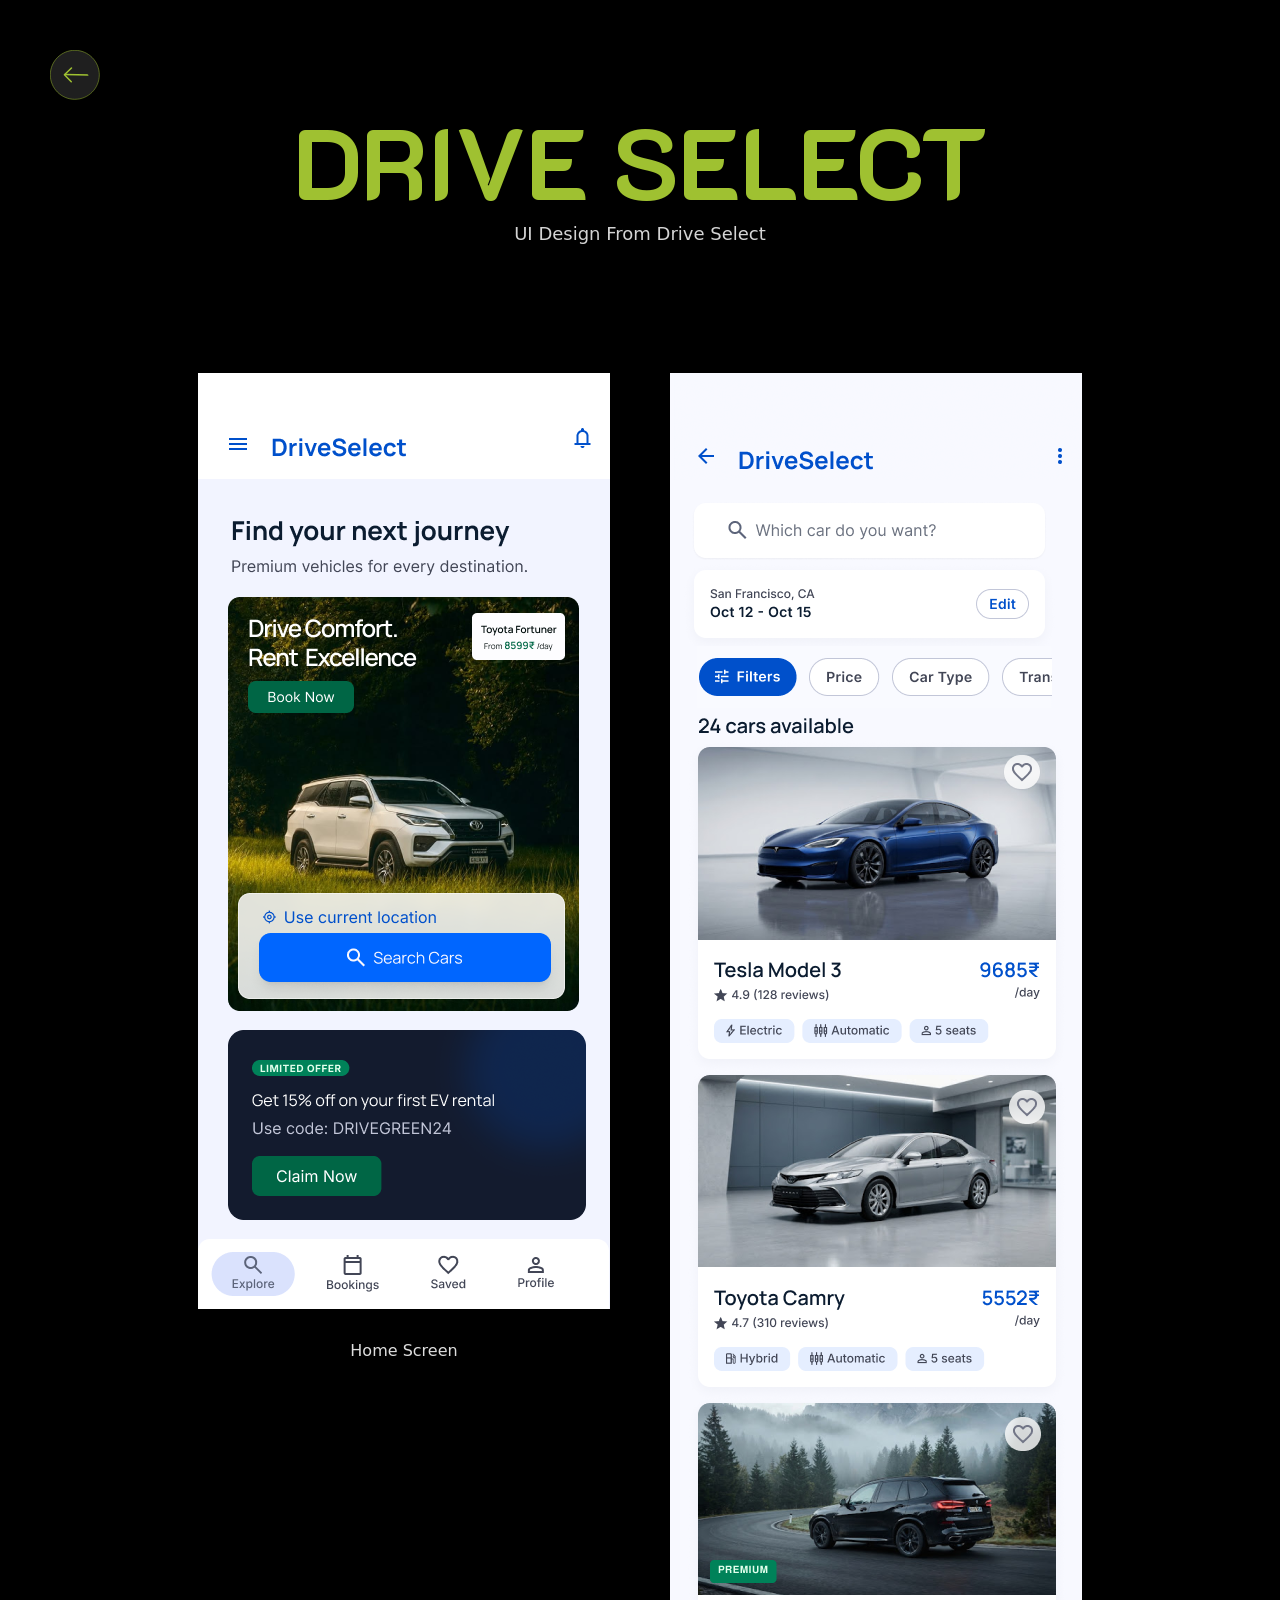
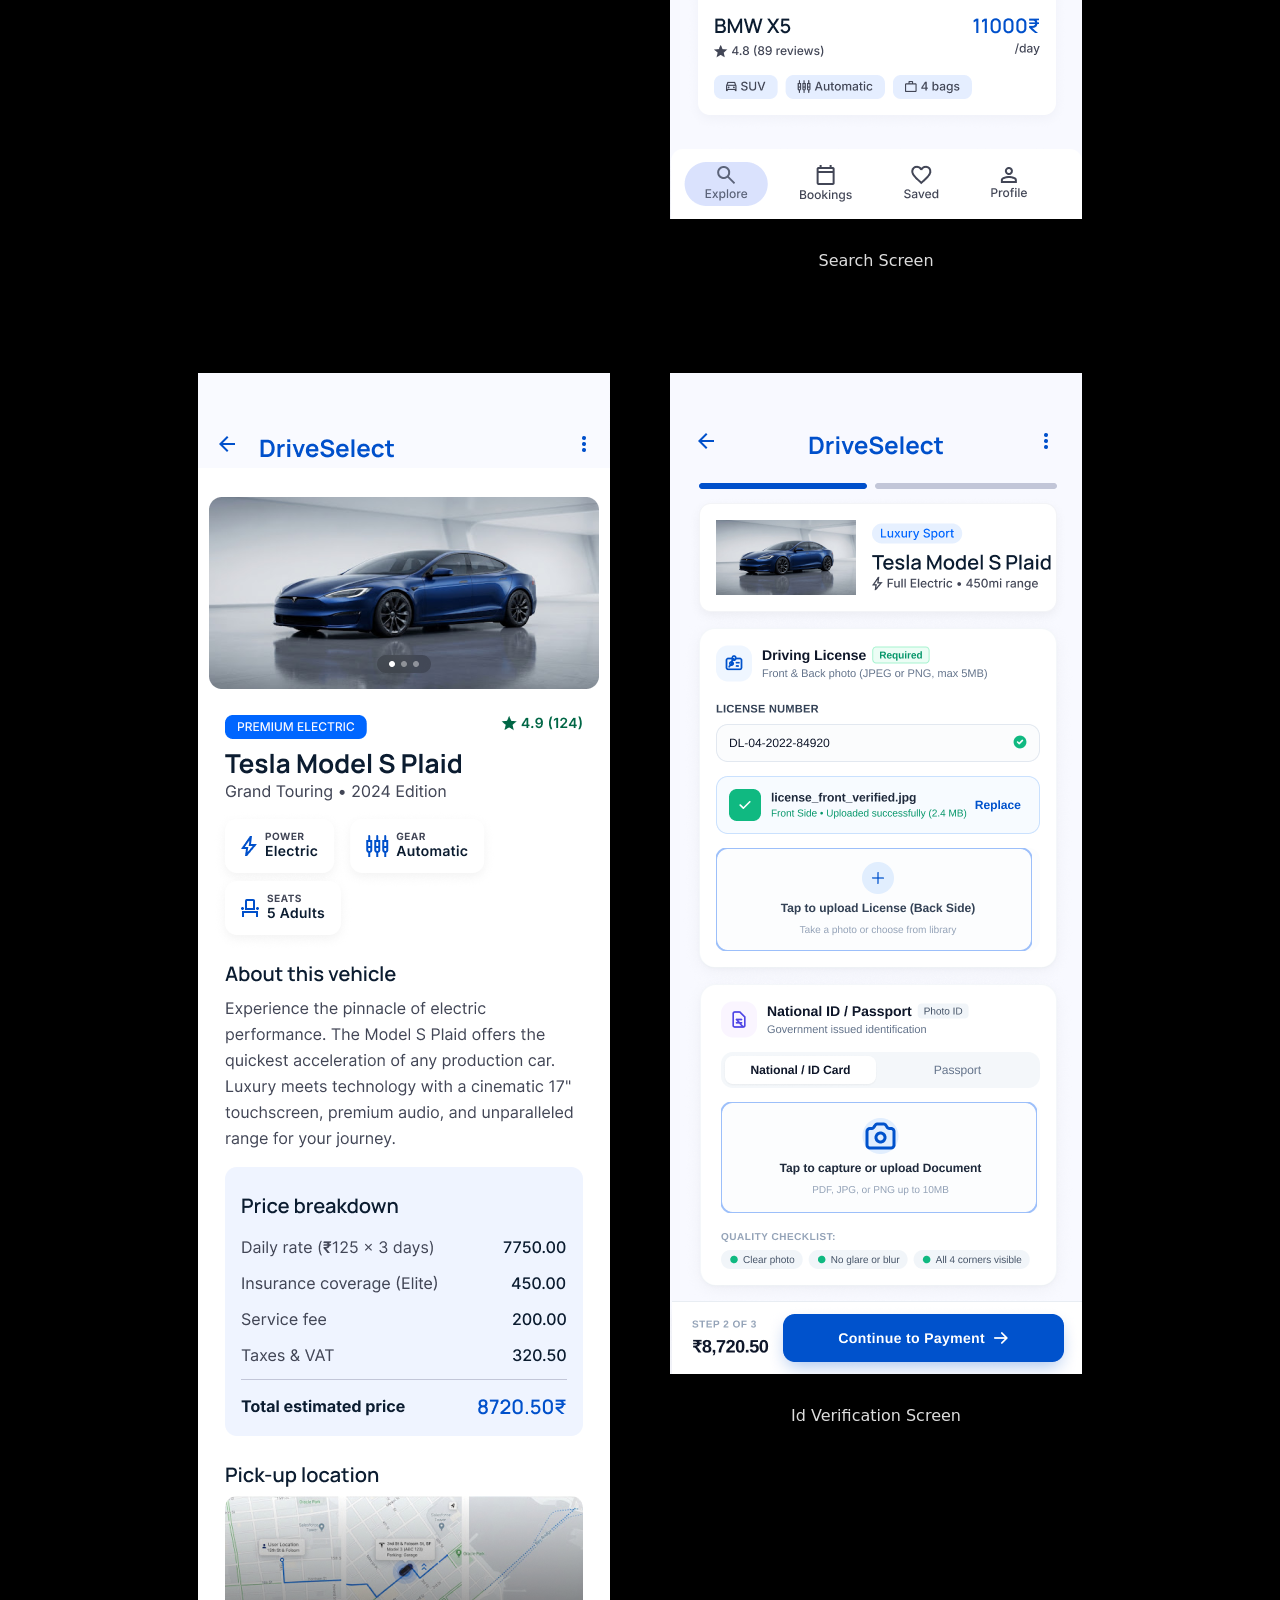
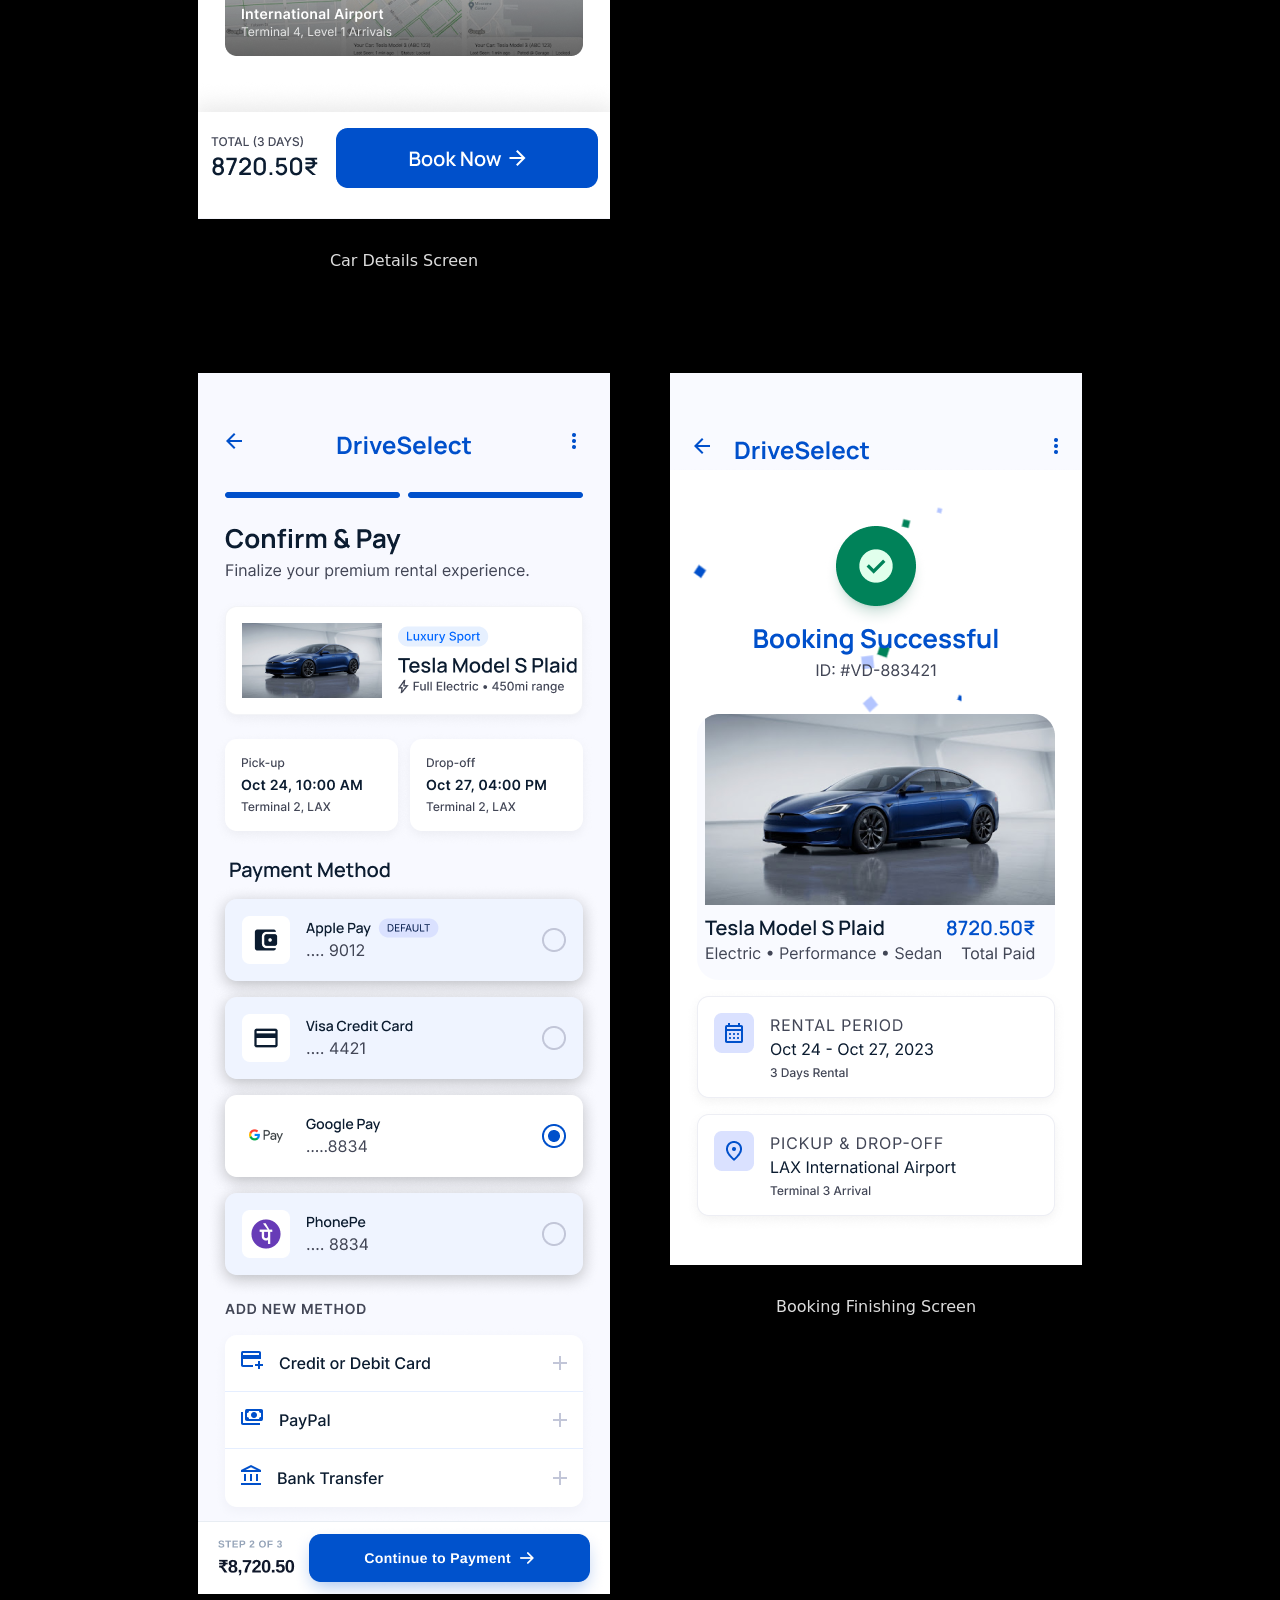
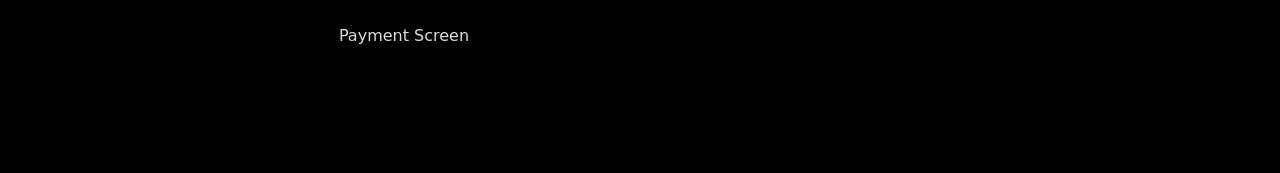
<file: carui.html>
<!DOCTYPE html>
<html lang="en">

<head>
    <meta charset="UTF-8">
    <meta name="viewport" content="width=device-width, initial-scale=1.0">
    <title>car ui</title>



    <!-- ccs of bootstrap -->
    <link href="https://cdn.jsdelivr.net/npm/bootstrap@5.3.8/dist/css/bootstrap.min.css" rel="stylesheet"
        integrity="sha384-sRIl4kxILFvY47J16cr9ZwB07vP4J8+LH7qKQnuqkuIAvNWLzeN8tE5YBujZqJLB" crossorigin="anonymous">


    <link rel="stylesheet" href="css/style.css">
    <link rel="stylesheet" href="css/responsive.css">

    <!-- h2 font -->
    <link rel="preconnect" href="https://fonts.googleapis.com">
    <link rel="preconnect" href="https://fonts.gstatic.com" crossorigin>
    <link
        href="https://fonts.googleapis.com/css2?family=K2D:ital,wght@0,100;0,200;0,300;0,400;0,500;0,600;0,700;0,800;1,100;1,200;1,300;1,400;1,500;1,600;1,700;1,800&display=swap"
        rel="stylesheet">
</head>

<body>

    <Section id="hero-ux">
        <div class="container">
            <div class="hero-ux">
                <a class="back" href="caruiux.html">
                    <img src="img/left-aroow.svg" alt="">
                </a>
                <div class="ux-hero-h">
                    <h2 class="h2 text-uppercase">
                        Drive Select
                    </h2>
                    <p class="ux-hero-p">UI Design From Drive Select</p>
                    <section id="">
                        <div class="container">
                            <div class="process">
                                <!-- <h3 class="ux-h3 text-uppercase">User Flow</h3> -->
                                <div class=" p-flowimg">
                                    <div class="wife-img-g car-img1">
                                        <img class="wire-img" src="img/car-home.png" alt="">
                                        <p>Home Screen</p>
                                    </div>
                                    <div class="wife-img-g car-img1">
                                        <img class="wire-img" src="img/cars.png" alt="">
                                        <p>Search Screen</p>
                                    </div>
                                    <div class="wife-img-g car-img1">
                                        <img class="wire-img" src="img/car-details.png" alt="">
                                        <p>Car Details Screen</p>
                                    </div>
                                    <div class="wife-img-g car-img1">
                                        <img class="wire-img" src="img/id-car.png" alt="">
                                        <p>Id Verification Screen</p>
                                    </div>

                                    <div class="wife-img-g car-img2 ">
                                        <img class="wire-img" src="img/car-payment.png" alt="">
                                        <p>Payment Screen</p>
                                    </div>
                                    <div class="wife-img-g  car-img2">
                                        <img class="wire-img" src="img/car-oder-complete.png" alt="">
                                        <p> Booking Finishing Screen </p>
                                    </div>

                                </div>
                            </div>
                        </div>
                    </section>

                </div>
            </div>
        </div>
    </Section>






























    <!-- bootstrap script  -->
    <script src="https://cdn.jsdelivr.net/npm/bootstrap@5.3.3/dist/js/bootstrap.bundle.min.js"></script>
</body>

</html>
</file>
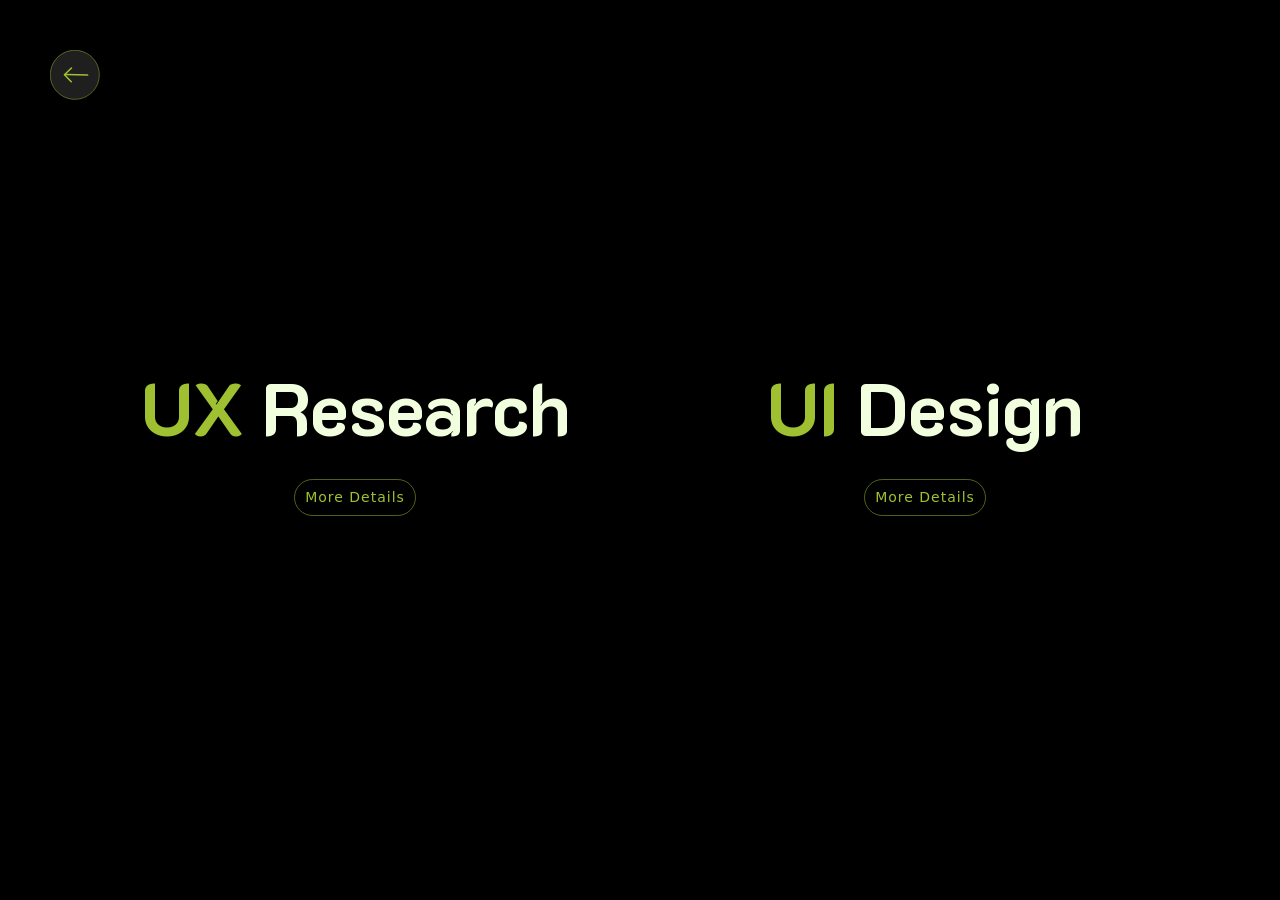
<file: caruiux.html>
<!DOCTYPE html>
<html lang="en">
<head>
    <meta charset="UTF-8">
    <meta name="viewport" content="width=device-width, initial-scale=1.0">
    <title>car app</title>


     <!-- bootstrap script  -->
    <link href="https://cdn.jsdelivr.net/npm/bootstrap@5.3.8/dist/css/bootstrap.min.css" rel="stylesheet"
        integrity="sha384-sRIl4kxILFvY47J16cr9ZwB07vP4J8+LH7qKQnuqkuIAvNWLzeN8tE5YBujZqJLB" crossorigin="anonymous">
    <link rel="stylesheet" href="css/style.css">
    <link rel="stylesheet" href="css/responsive.css">


     <!-- h2 font -->
    <link rel="preconnect" href="https://fonts.googleapis.com">
    <link rel="preconnect" href="https://fonts.gstatic.com" crossorigin>
    <link
        href="https://fonts.googleapis.com/css2?family=K2D:ital,wght@0,100;0,200;0,300;0,400;0,500;0,600;0,700;0,800;1,100;1,200;1,300;1,400;1,500;1,600;1,700;1,800&display=swap"
        rel="stylesheet">
</head>
<body>

     <section id="uiuxhero">
        <div class="container">
            <div class="uiuxhero-contant">
                <div class="row g-4">

                    <div class="col-md-6">

                        <div class="hero-a edite">
                            <a class="back" href="index.html">
                                <img src="img/left-aroow.svg" alt="">
                            </a>
                            <h2 class="h2">UX <span>Research</span></h2>
                            <a class="view-project-btn" href="carux.html">
                                More Details
                            </a>
                        </div>
                    </div>
                    <div class="col-md-6">
                        <div class="hero-a">
                            <h2 class="h2">
                                UI <span>Design</span>
                            </h2>
                            <a class="view-project-btn" href="carui.html">
                                More Details
                            </a>

                        </div>
                    </div>


                </div>
                
            </div>
        </div>
    </section>

































     <!-- bootstrap script  -->
    <script src="https://cdn.jsdelivr.net/npm/bootstrap@5.3.3/dist/js/bootstrap.bundle.min.js"></script>

    <!-- Mouse Move Animation Script -->
    <script>
        // =============================================
        // 1. Custom Cursor Glow (follows mouse smoothly)
        // =============================================
        const cursorGlow = document.createElement('div');
        cursorGlow.id = 'mouse-cursor-glow';
        cursorGlow.style.cssText = `
            position: fixed;
            top: 0;
            left: 0;
            width: 350px;
            height: 350px;
            border-radius: 50%;
            background: radial-gradient(circle, rgba(159,193,49,0.13) 0%, rgba(159,193,49,0.05) 40%, transparent 70%);
            pointer-events: none;
            transform: translate(-50%, -50%);
            transition: opacity 0.4s ease;
            z-index: 9999;
            opacity: 0;
        `;
        document.body.appendChild(cursorGlow);

        let mouseX = 0, mouseY = 0;
        let curX = 0, curY = 0;

        document.addEventListener('mousemove', (e) => {
            mouseX = e.clientX;
            mouseY = e.clientY;
            cursorGlow.style.opacity = '1';
        });

        document.addEventListener('mouseleave', () => {
            cursorGlow.style.opacity = '0';
        });

        // Smooth lerp follow animation
        function animateCursor() {
            curX += (mouseX - curX) * 0.1;
            curY += (mouseY - curY) * 0.1;
            cursorGlow.style.left = curX + 'px';
            cursorGlow.style.top = curY + 'px';
            requestAnimationFrame(animateCursor);
        }
        animateCursor();



        // =============================================
        // 3. Heading Text - Parallax float on mouse move
        // =============================================
        const headings = document.querySelectorAll('.h2');
        document.addEventListener('mousemove', (e) => {
            const rx = (e.clientX / window.innerWidth - 0.5) * 20;
            const ry = (e.clientY / window.innerHeight - 0.5) * 20;
            headings.forEach(h => {
                h.style.transition = 'transform 0.4s ease-out';
                h.style.transform = `translate(${rx * 0.4}px, ${ry * 0.4}px)`;
            });
        });
    </script>
</body>
</html>
</file>
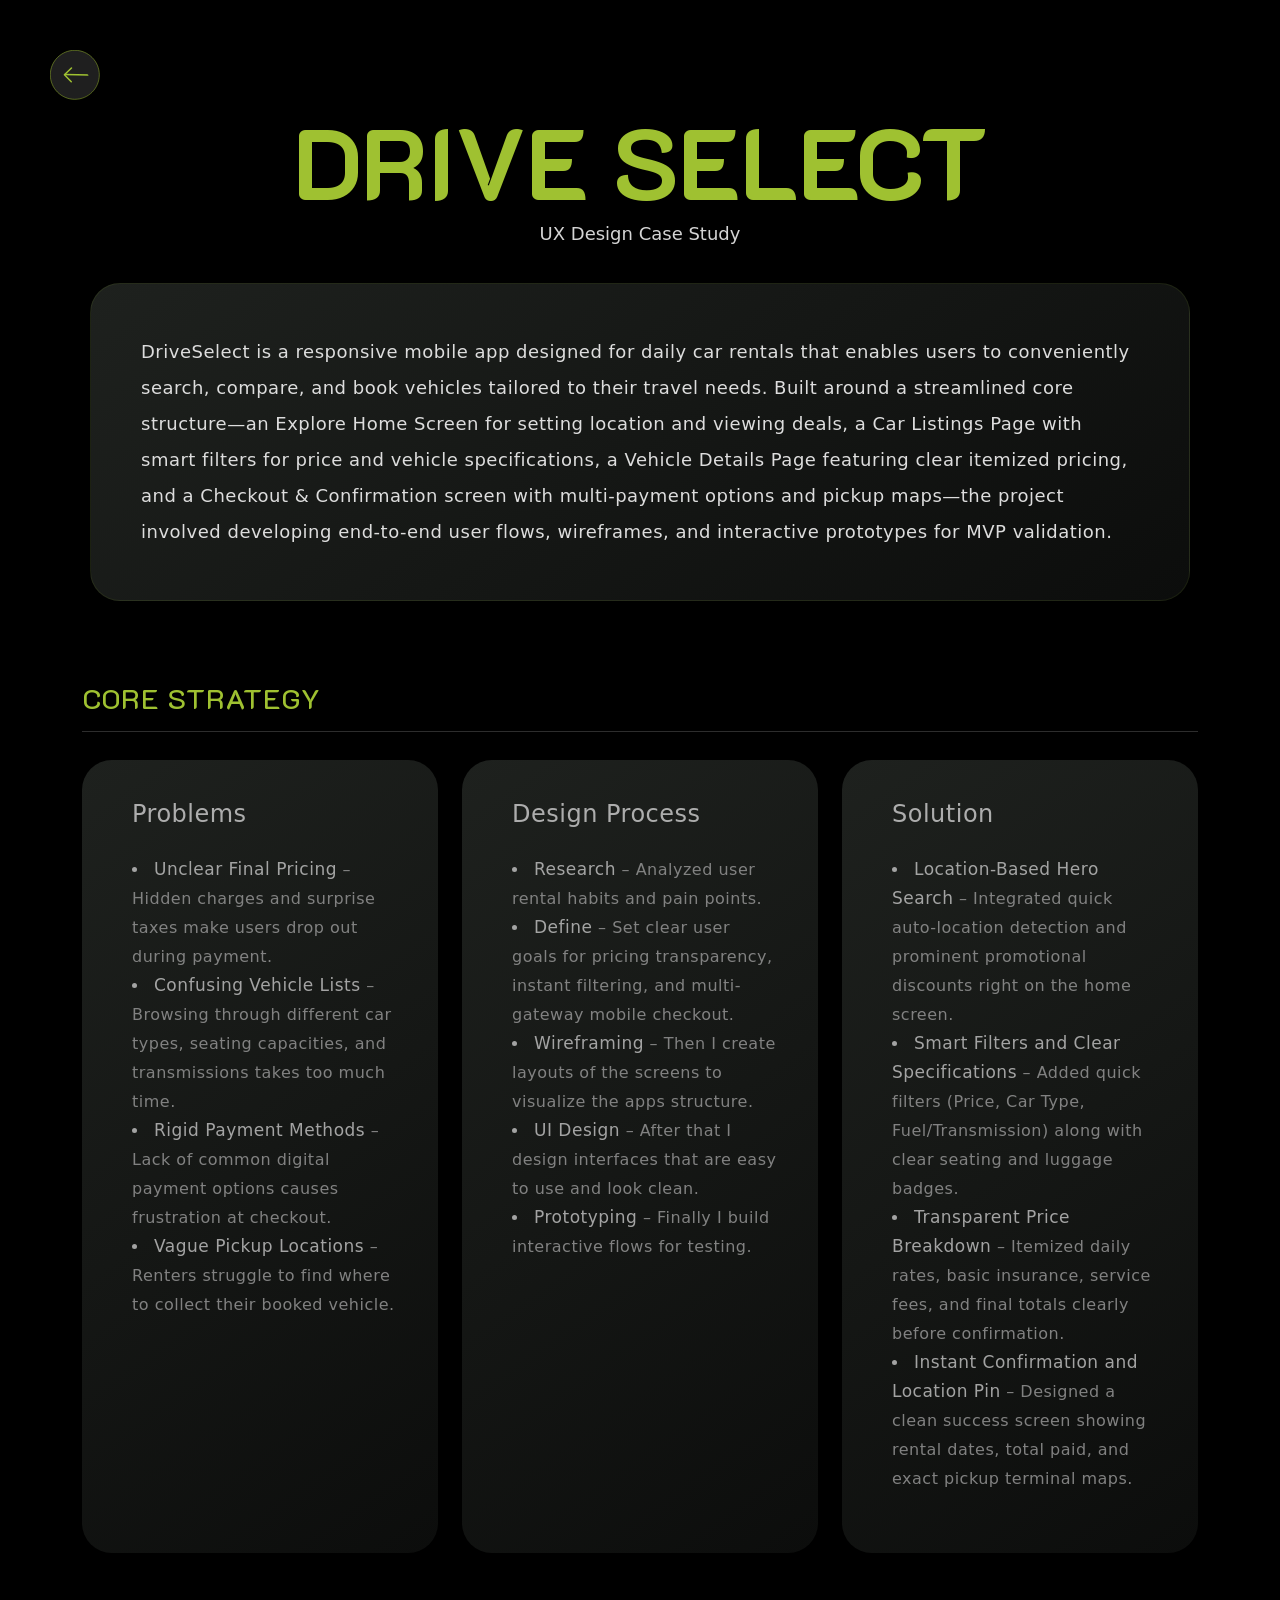
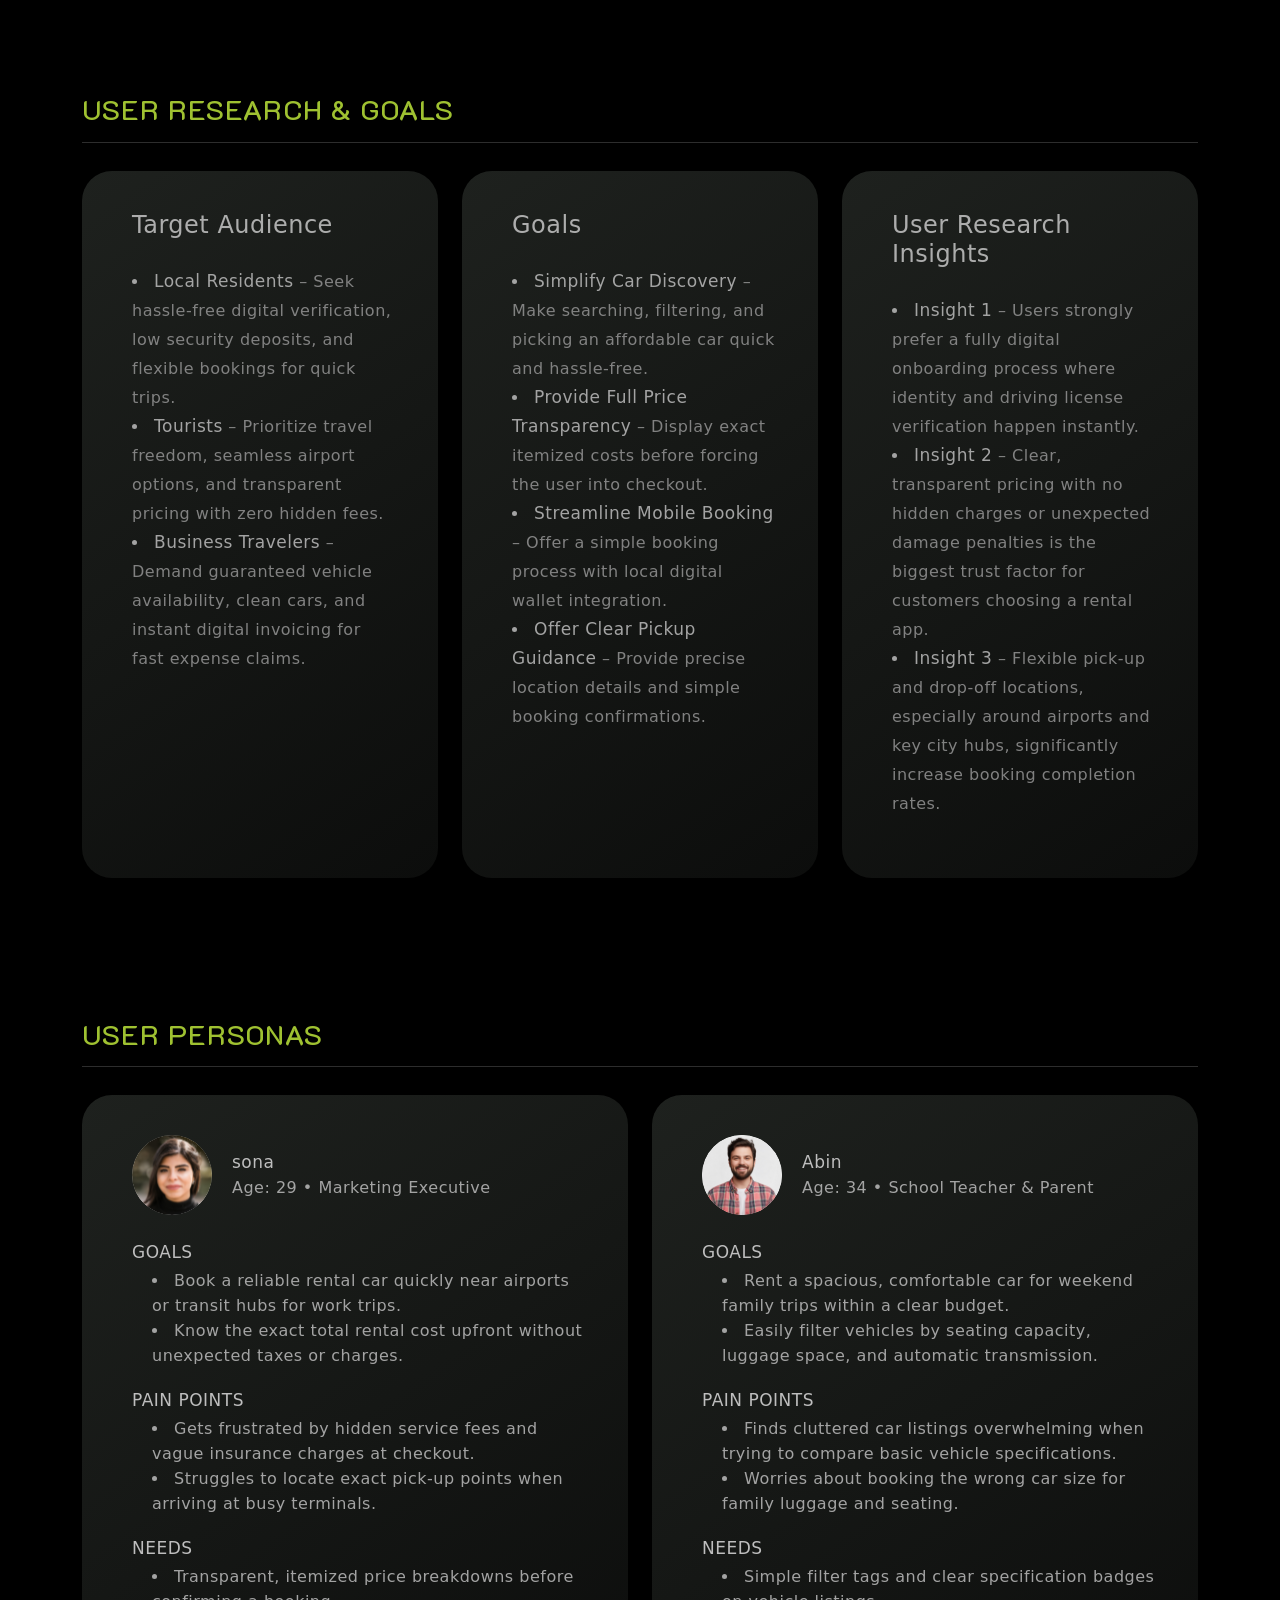
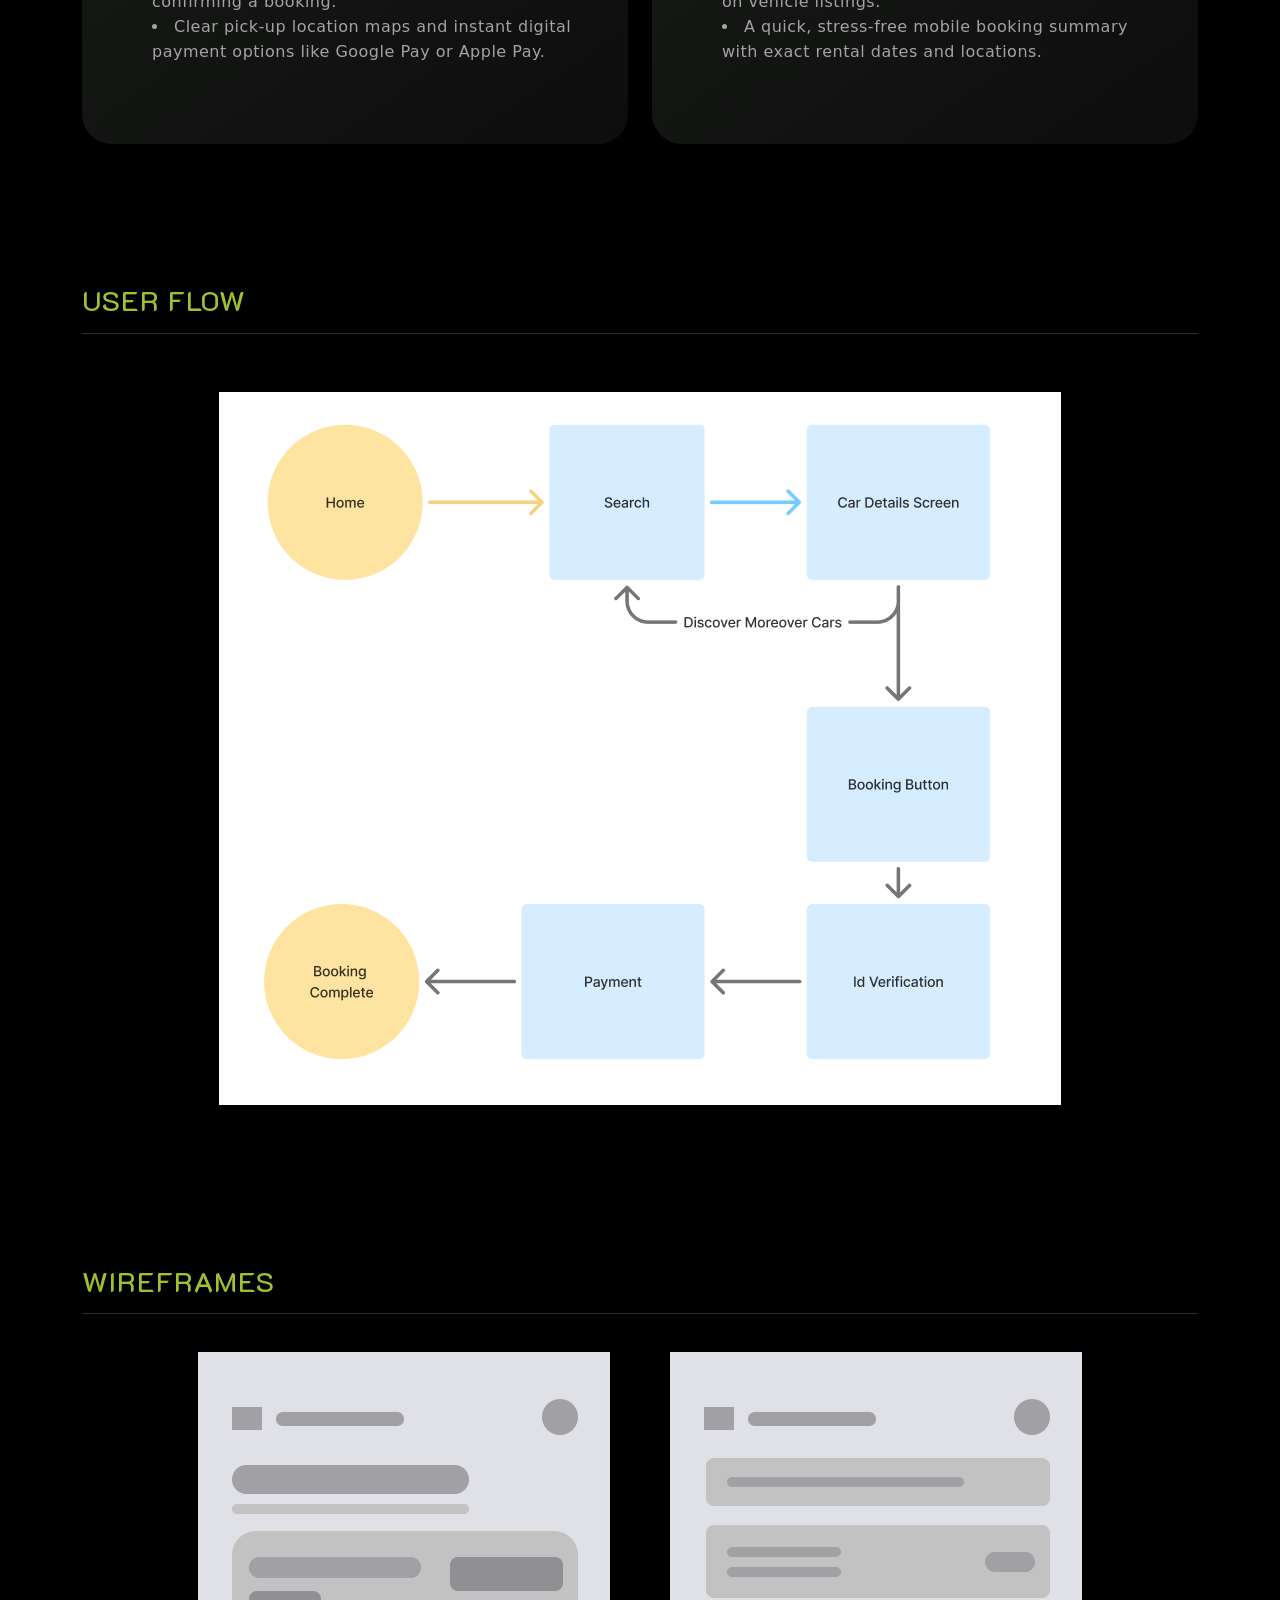
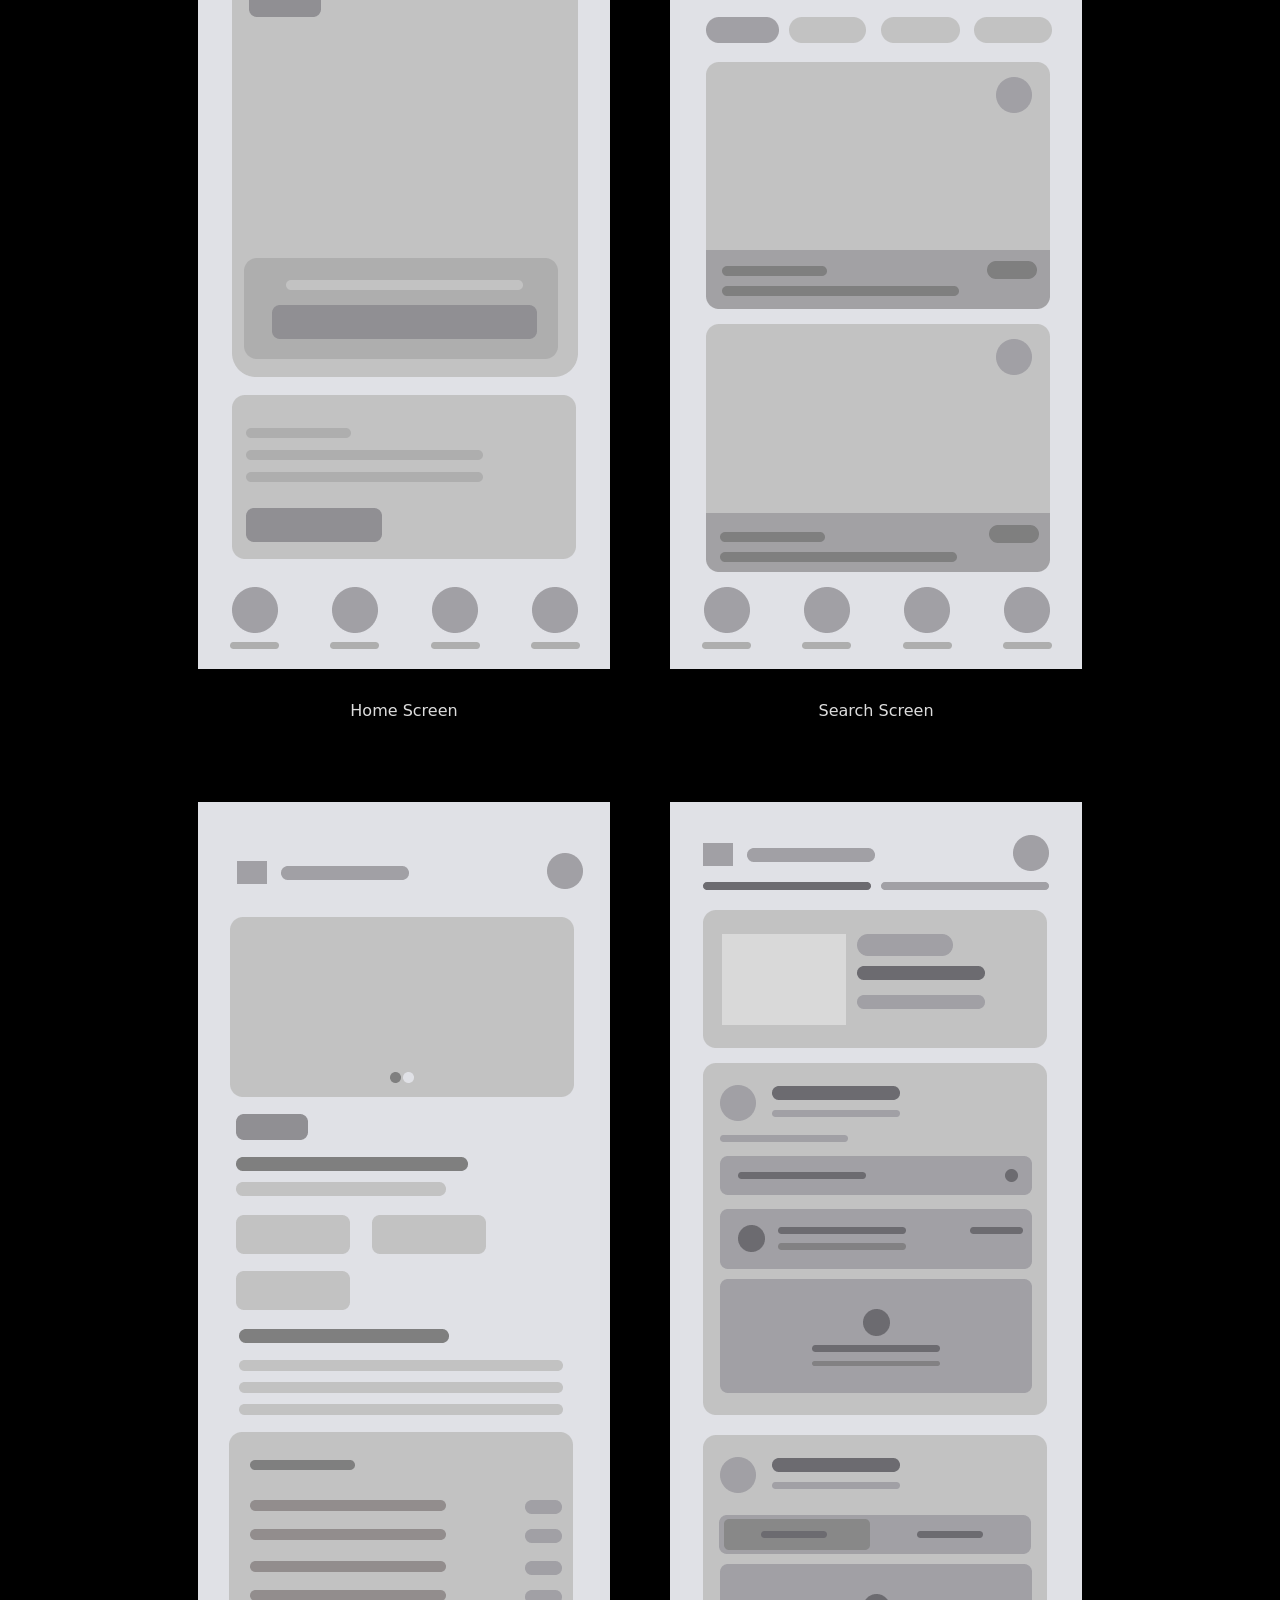
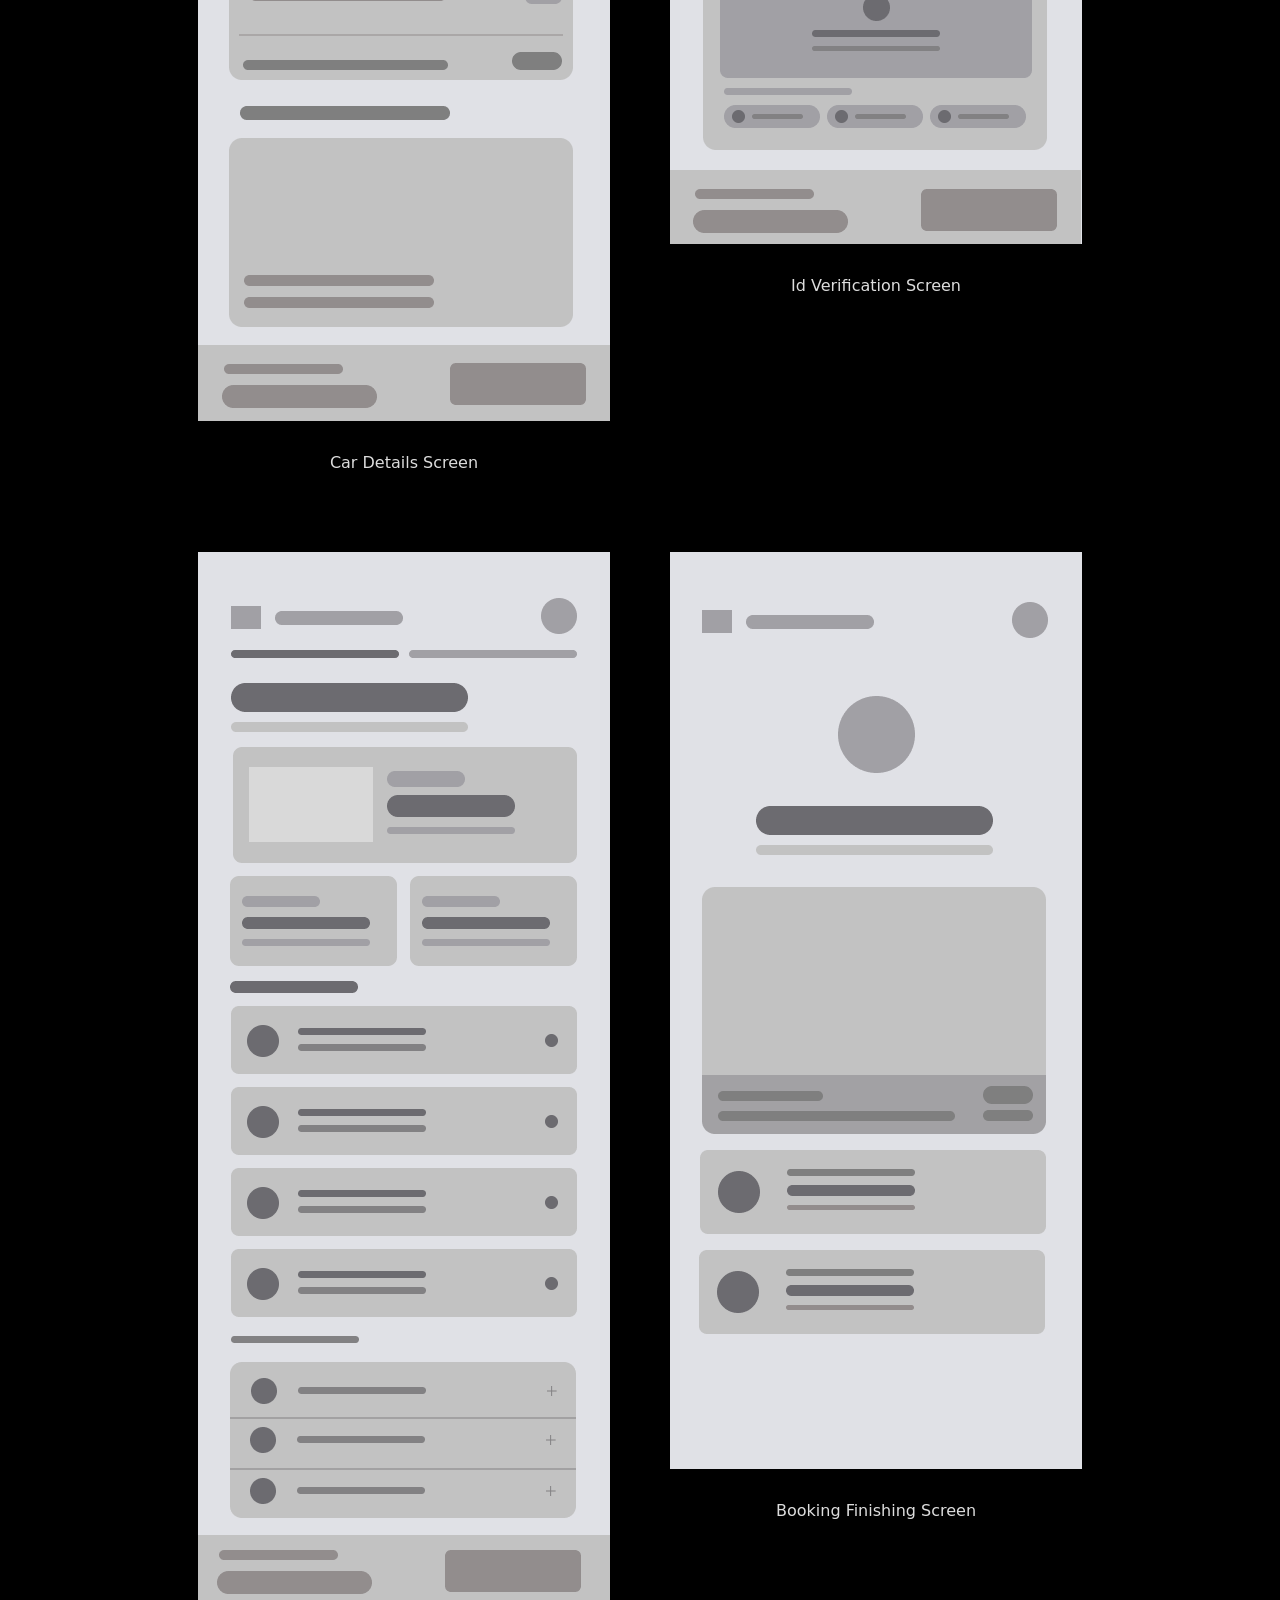
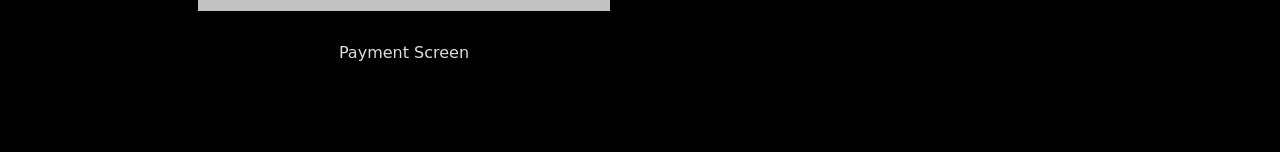
<file: carux.html>
<!DOCTYPE html>
<html lang="en">

<head>
    <meta charset="UTF-8">
    <meta name="viewport" content="width=device-width, initial-scale=1.0">
    <title>car ux</title>


    <!-- ccs of bootstrap -->
    <link href="https://cdn.jsdelivr.net/npm/bootstrap@5.3.8/dist/css/bootstrap.min.css" rel="stylesheet"
        integrity="sha384-sRIl4kxILFvY47J16cr9ZwB07vP4J8+LH7qKQnuqkuIAvNWLzeN8tE5YBujZqJLB" crossorigin="anonymous">




    <link rel="stylesheet" href="css/style.css">
    <link rel="stylesheet" href="css/responsive.css">



    <!-- h2 font -->
    <link rel="preconnect" href="https://fonts.googleapis.com">
    <link rel="preconnect" href="https://fonts.gstatic.com" crossorigin>
    <link
        href="https://fonts.googleapis.com/css2?family=K2D:ital,wght@0,100;0,200;0,300;0,400;0,500;0,600;0,700;0,800;1,100;1,200;1,300;1,400;1,500;1,600;1,700;1,800&display=swap"
        rel="stylesheet">
</head>

<body>

    <Section id="hero-ux">
        <div class="container">
            <div class="hero-ux">
                <a class="back" href="caruiux.html">
                    <img src="img/left-aroow.svg" alt="">
                </a>
                <div class="ux-hero-h">
                    <h2 class="h2 text-uppercase">
                        Drive Select
                    </h2>
                    <p class="ux-hero-p">UX Design Case Study</p>
                    <div>
                        <p class="place ux-p card">DriveSelect is a responsive mobile app designed for daily car rentals
                            that enables users to conveniently search, compare, and book vehicles tailored to their
                            travel needs. Built around a streamlined core structure—an Explore Home Screen for setting
                            location and viewing deals, a Car Listings Page with smart filters for price and vehicle
                            specifications, a Vehicle Details Page featuring clear itemized pricing, and a Checkout &
                            Confirmation screen with multi-payment options and pickup maps—the project involved
                            developing end-to-end user flows, wireframes, and interactive prototypes for MVP validation.
                        </p>
                    </div>
                </div>
            </div>
        </div>
    </Section>
    <section id="process">
        <div class="container">
            <div class="process">
                <h3 class="ux-h3 text-uppercase">Core Strategy</h3>
                <div class="row g-4">
                    <div class="col-md-4">
                        <div class="uxcard">
                            <h4 class="ux-h4">Problems</h4>
                            <div class="points">
                                <li>
                                    <strong>Unclear Final Pricing</strong>
                                    <span>– Hidden charges and surprise taxes make users drop out during payment.</span>
                                </li>
                                <li>
                                    <strong>Confusing Vehicle Lists</strong>
                                    <span>– Browsing through different car types, seating capacities, and transmissions
                                        takes too much time.</span>
                                </li>
                                <li>
                                    <strong>Rigid Payment Methods</strong>
                                    <span>– Lack of common digital payment options causes frustration at
                                        checkout.</span>
                                </li>
                                <li>
                                    <strong>Vague Pickup Locations</strong>
                                    <span>– Renters struggle to find where to collect their booked vehicle.</span>
                                </li>
                            </div>
                        </div>
                    </div>
                    <div class="col-md-4">
                        <div class="uxcard">
                            <h4 class="ux-h4">Design Process</h4>
                            <div class="points">
                                <li>
                                    <strong>Research</strong>
                                    <span>– Analyzed user rental habits and pain points.</span>
                                </li>
                                <li>
                                    <strong>Define</strong>
                                    <span>– Set clear user goals for pricing transparency, instant filtering, and
                                        multi-gateway mobile checkout.</span>
                                </li>
                                <li>
                                    <strong>Wireframing</strong>
                                    <span>– Then I create layouts of the screens to visualize the apps structure.</span>
                                </li>
                                <li>
                                    <strong>UI Design</strong>
                                    <span>– After that I design interfaces that are easy to use and look clean.</span>
                                </li>
                                <li>
                                    <strong>Prototyping</strong>
                                    <span>– Finally I build interactive flows for testing.</span>
                                </li>
                            </div>
                        </div>
                    </div>
                    <div class="col-md-4">
                        <div class="uxcard">
                            <h4 class="ux-h4">Solution</h4>
                            <div class="points">
                                <li>
                                    <strong>Location-Based Hero Search</strong>
                                    <span>– Integrated quick auto-location detection and prominent promotional discounts
                                        right on the home screen.</span>
                                </li>
                                <li>
                                    <strong>Smart Filters and Clear Specifications</strong>
                                    <span>– Added quick filters (Price, Car Type, Fuel/Transmission) along with clear
                                        seating and luggage badges.</span>
                                </li>
                                <li>
                                    <strong>Transparent Price Breakdown</strong>
                                    <span>– Itemized daily rates, basic insurance, service fees, and final totals
                                        clearly before confirmation.</span>
                                </li>
                                <li>
                                    <strong>Instant Confirmation and Location Pin</strong>
                                    <span>– Designed a clean success screen showing rental dates, total paid, and exact
                                        pickup terminal maps.</span>
                                </li>
                            </div>
                        </div>
                    </div>
                </div>
            </div>
        </div>
    </section>
    <section id="goal">
        <div class="container">
            <div class="process">
                <h3 class="ux-h3 text-uppercase">User Research & Goals</h3>
                <div class="row g-4">
                    <div class="col-md-4">
                        <div class="uxcard">
                            <h4 class="ux-h4">Target Audience</h4>
                            <div class="points">
                                <li>
                                    <strong>Local Residents</strong>
                                    <span>– Seek hassle-free digital verification, low security deposits, and flexible
                                        bookings for quick trips.</span>
                                </li>
                                <li>
                                    <strong>Tourists</strong>
                                    <span>– Prioritize travel freedom, seamless airport options, and transparent pricing
                                        with zero hidden fees.</span>
                                </li>
                                <li>
                                    <strong>Business Travelers</strong>
                                    <span>– Demand guaranteed vehicle availability, clean cars, and instant digital
                                        invoicing for fast expense claims.</span>
                                </li>
                            </div>
                        </div>
                    </div>
                    <div class="col-md-4">
                        <div class="uxcard">
                            <h4 class="ux-h4">Goals</h4>
                            <div class="points">
                                <li>
                                    <strong>Simplify Car Discovery</strong>
                                    <span>– Make searching, filtering, and picking an affordable car quick and
                                        hassle-free.</span>
                                </li>
                                <li>
                                    <strong>Provide Full Price Transparency</strong>
                                    <span>– Display exact itemized costs before forcing the user into checkout.</span>
                                </li>
                                <li>
                                    <strong>Streamline Mobile Booking</strong>
                                    <span>– Offer a simple booking process with local digital wallet integration.</span>
                                </li>
                                <li>
                                    <strong>Offer Clear Pickup Guidance</strong>
                                    <span>– Provide precise location details and simple booking confirmations.</span>
                                </li>
                            </div>
                        </div>
                    </div>
                    <div class="col-md-4">
                        <div class="uxcard">
                            <h4 class="ux-h4">User Research Insights</h4>
                            <div class="points">
                                <li>
                                    <strong>Insight 1</strong>
                                    <span>– Users strongly prefer a fully digital onboarding process where identity and
                                        driving license verification happen instantly.</span>
                                </li>
                                <li>
                                    <strong>Insight 2</strong>
                                    <span>– Clear, transparent pricing with no hidden charges or unexpected damage
                                        penalties is the biggest trust factor for customers choosing a rental
                                        app.</span>
                                </li>
                                <li>
                                    <strong>Insight 3</strong>
                                    <span>– Flexible pick-up and drop-off locations, especially around airports and key
                                        city hubs, significantly increase booking completion rates.</span>
                                </li>
                            </div>
                        </div>
                    </div>
                </div>

            </div>
        </div>
    </section>
    <section id="">
      <div class="container">
          <div class="process">
             <h3 class="ux-h3 text-uppercase">User Personas</h3>
             <div class="row g-4">
                <div class="col-md-6">
                        <div class="uxcard user-e">
                            <div class="user">
                                <img src="img/car-user2.svg" alt="">
                                <div class="name-eusr">
                                    <strong class="user-n">sona</strong><br>
                                    <span class="user-pp">
                                        Age: 29 • Marketing Executive
                                    </span>
                                </div>
                            </div>
                            <div class="">
                                <div class="">
                                     <strong class="user-n">GOALS</strong>
                                    <div class="user-p">
                                        <li>
                                            Book a reliable rental car quickly near airports or transit hubs for work trips.
                                        </li>
                                        <li>
                                            Know the exact total rental cost upfront without unexpected taxes or charges.
                                        </li>
                                    </div>
                                </div>
                                <div class="">
                                    <strong class="user-n">PAIN POINTS</strong>
                                    <div class="user-p">
                                        <li>
                                            Gets frustrated by hidden service fees and vague insurance charges at checkout.
                                        </li>
                                        <li>
                                            Struggles to locate exact pick-up points when arriving at busy terminals.
                                        </li>
                                    </div>
                                </div>
                                <div class="">
                                    <strong class="user-n">NEEDS</strong>
                                    <div class="user-p">
                                        <li>
                                            Transparent, itemized price breakdowns before confirming a booking.
                                        </li>
                                        <li>
                                            Clear pick-up location maps and instant digital payment options like Google Pay or Apple Pay.
                                        </li>
                                    </div>
                                </div>
                            </div>
                        </div>
                    </div>
                     <div class="col-md-6">
                        <div class="uxcard user-e">
                            <div class="user">
                                <img src="img/car-user1.svg" alt="">
                                <div class="name-eusr">
                                    <strong class="user-n">Abin</strong><br>
                                    <span class="user-pp">
                                        Age: 34 • School Teacher & Parent
                                    </span>
                                </div>
                            </div>
                            <div class="">
                                <div class="">
                                     <strong class="user-n">GOALS</strong>
                                    <div class="user-p">
                                        <li>
                                            Rent a spacious, comfortable car for weekend family trips within a clear budget.
                                        </li>
                                        <li>
                                            Easily filter vehicles by seating capacity, luggage space, and automatic transmission.
                                        </li>
                                    </div>
                                </div>
                                <div class="">
                                    <strong class="user-n">PAIN POINTS</strong>
                                    <div class="user-p">
                                        <li>
                                       Finds cluttered car listings overwhelming when trying to compare basic vehicle specifications.   
                                        </li>
                                        <li>
                                     Worries about booking the wrong car size for family luggage and seating.
                                        </li>
                                    </div>
                                </div>
                                <div class="">
                                    <strong class="user-n">NEEDS</strong>
                                    <div class="user-p">
                                        <li>
                                      Simple filter tags and clear specification badges on vehicle listings.
                                        </li>
                                        <li>
                                        A quick, stress-free mobile booking summary with exact rental dates and locations.
                                        </li>
                                    </div>
                                </div>
                            </div>
                        </div>
                    </div>
             </div>
        </div>
      </div>
    </section>
    <section id="">
        <div class="container">
            <div class="process">
                <h3 class="ux-h3 text-uppercase">User Flow</h3>
                <div class="p-flowimg">
                    <img class="flowimg" src="img/userflow-car.png" alt="">

                </div>
            </div>
        </div>
    </section>
    <section id="">
        <div class="container">
            <div class="process">
                <h3 class="ux-h3 text-uppercase">Wireframes</h3>
                <div class="p-flowimg">
                    <div class="wife-img-g car-img3">
                        <img class="wire-img" src="img/c-home-fram.png" alt="">
                        <p>Home Screen</p>
                    </div>
                    <div class="wife-img-g car-img3">
                        <img class="wire-img" src="img/c-product-fram.png" alt="">
                        <p>Search Screen</p>
                    </div>
                    <div class="wife-img-g car-img2">
                        <img class="wire-img" src="img/c-detail-fram.png" alt="">
                        <p>Car Details Screen</p>
                    </div>
                     <div class="wife-img-g car-img2">
                        <img class="wire-img" src="img/c-verification-fram.png" alt="">
                        <p>Id Verification Screen</p>
                    </div>
                     <div class="wife-img-g car-img4">
                        <img class="wire-img" src="img/c-payment-fram.png" alt="">
                        <p>Payment Screen</p>
                    </div>
                     <div class="wife-img-g car-img4">
                        <img class="wire-img" src="img/c-finish-fram.png" alt="">
                        <p> Booking Finishing Screen</p>
                    </div>
                </div>
            </div>
        </div>
    </section>










    <!-- bootstrap script  -->
    <script src="https://cdn.jsdelivr.net/npm/bootstrap@5.3.3/dist/js/bootstrap.bundle.min.js"></script>
</body>

</html>
</file>
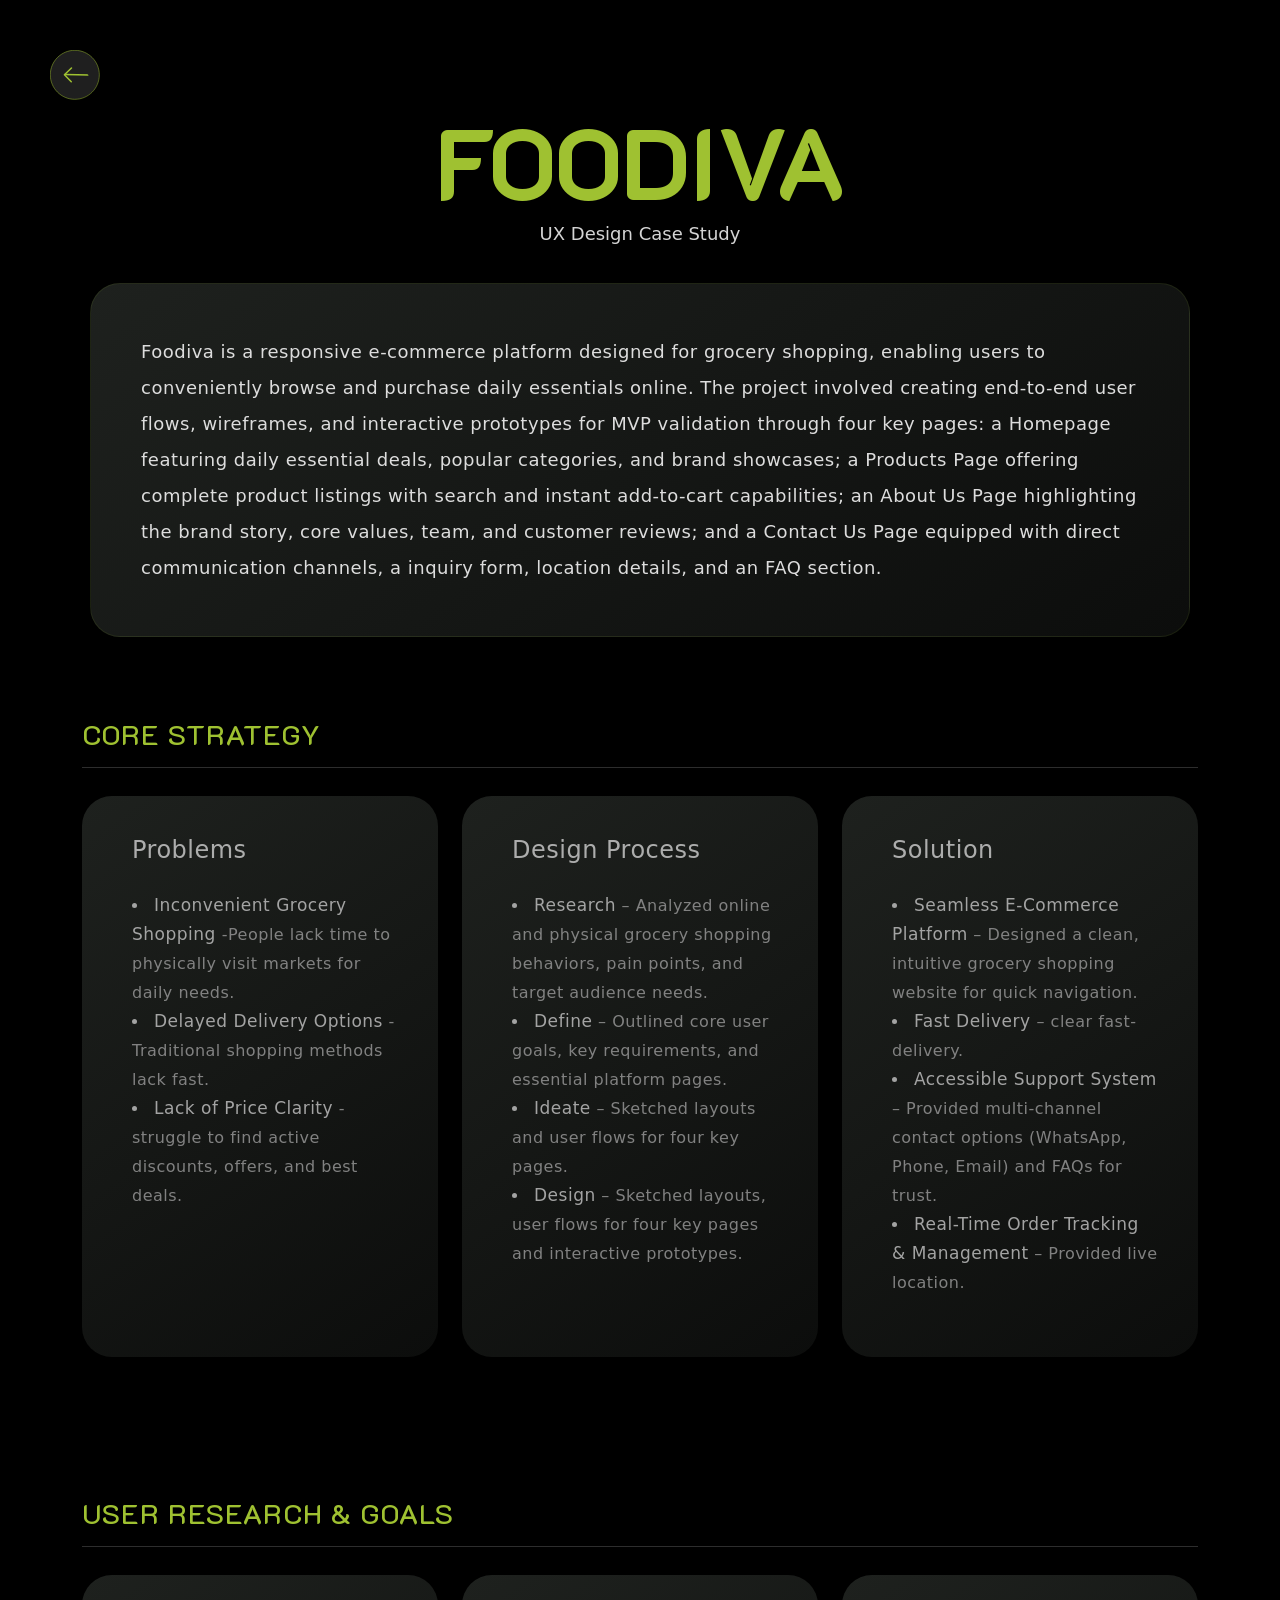
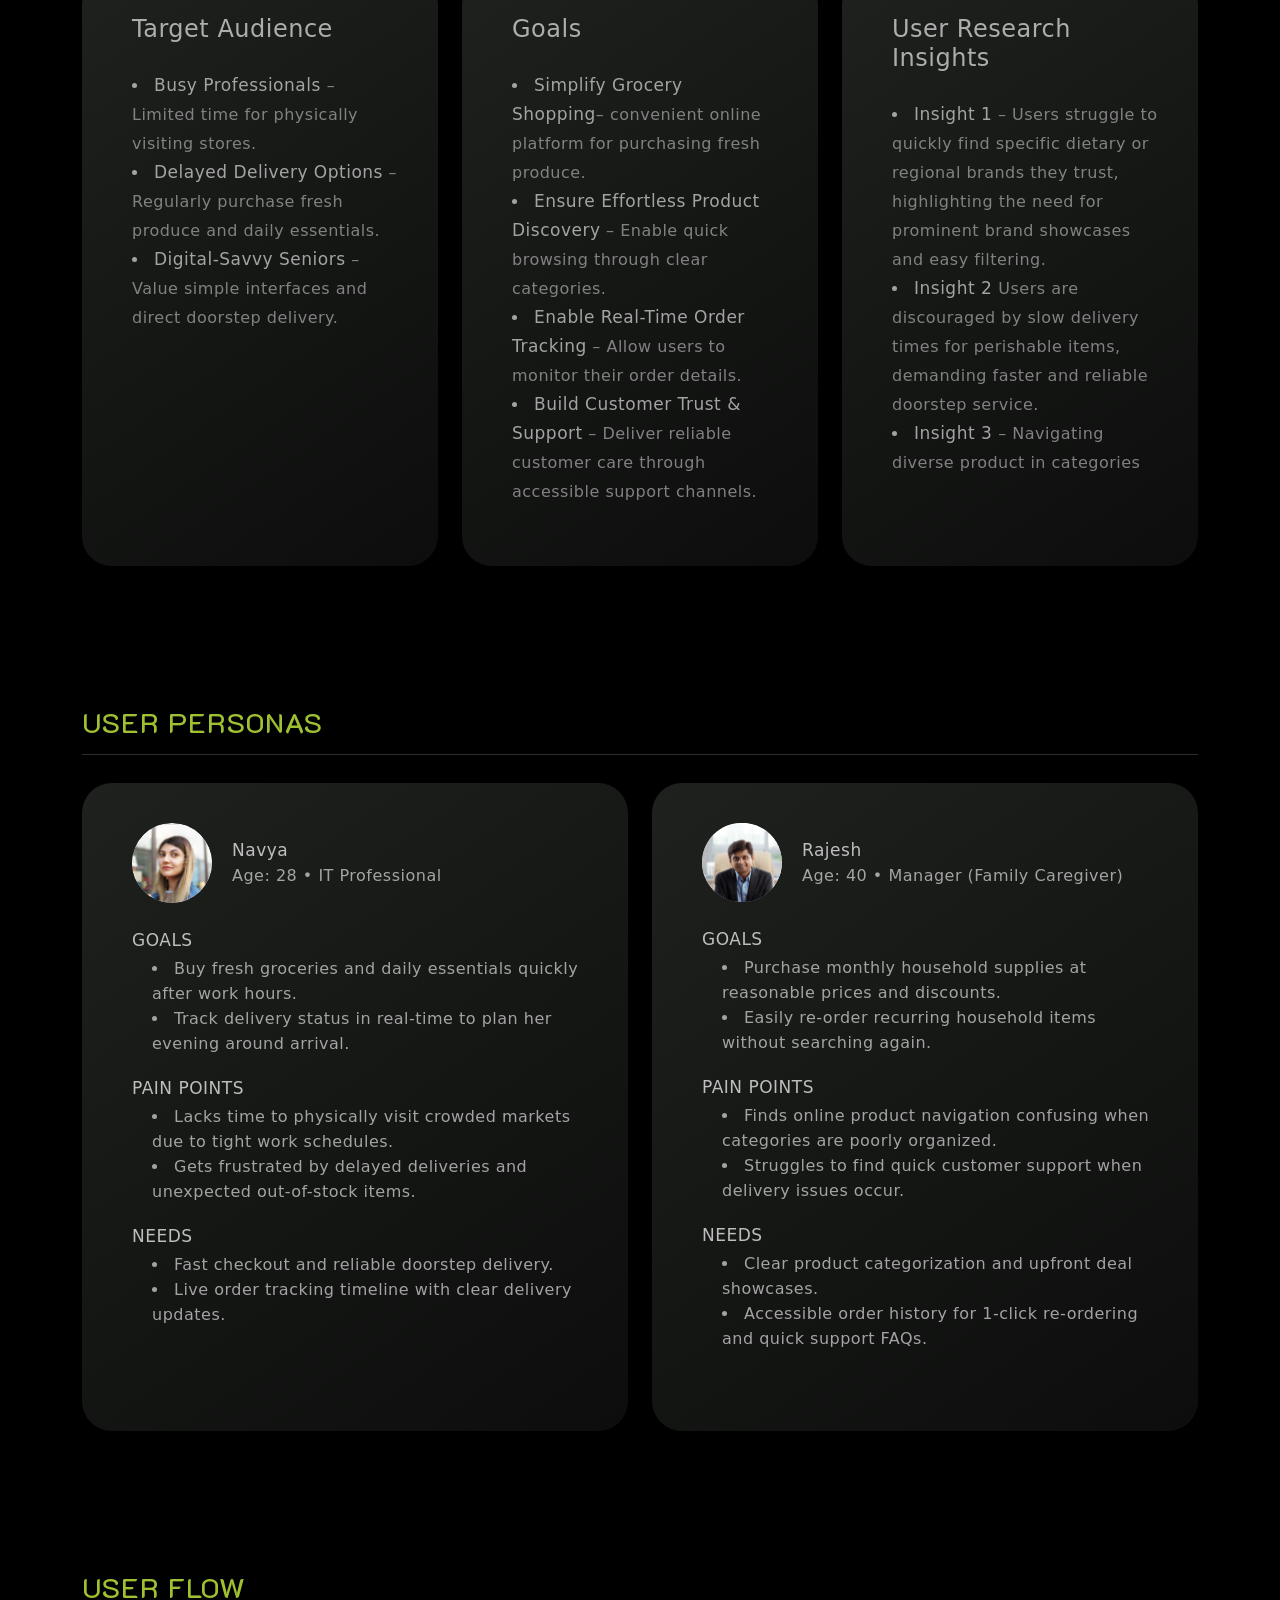
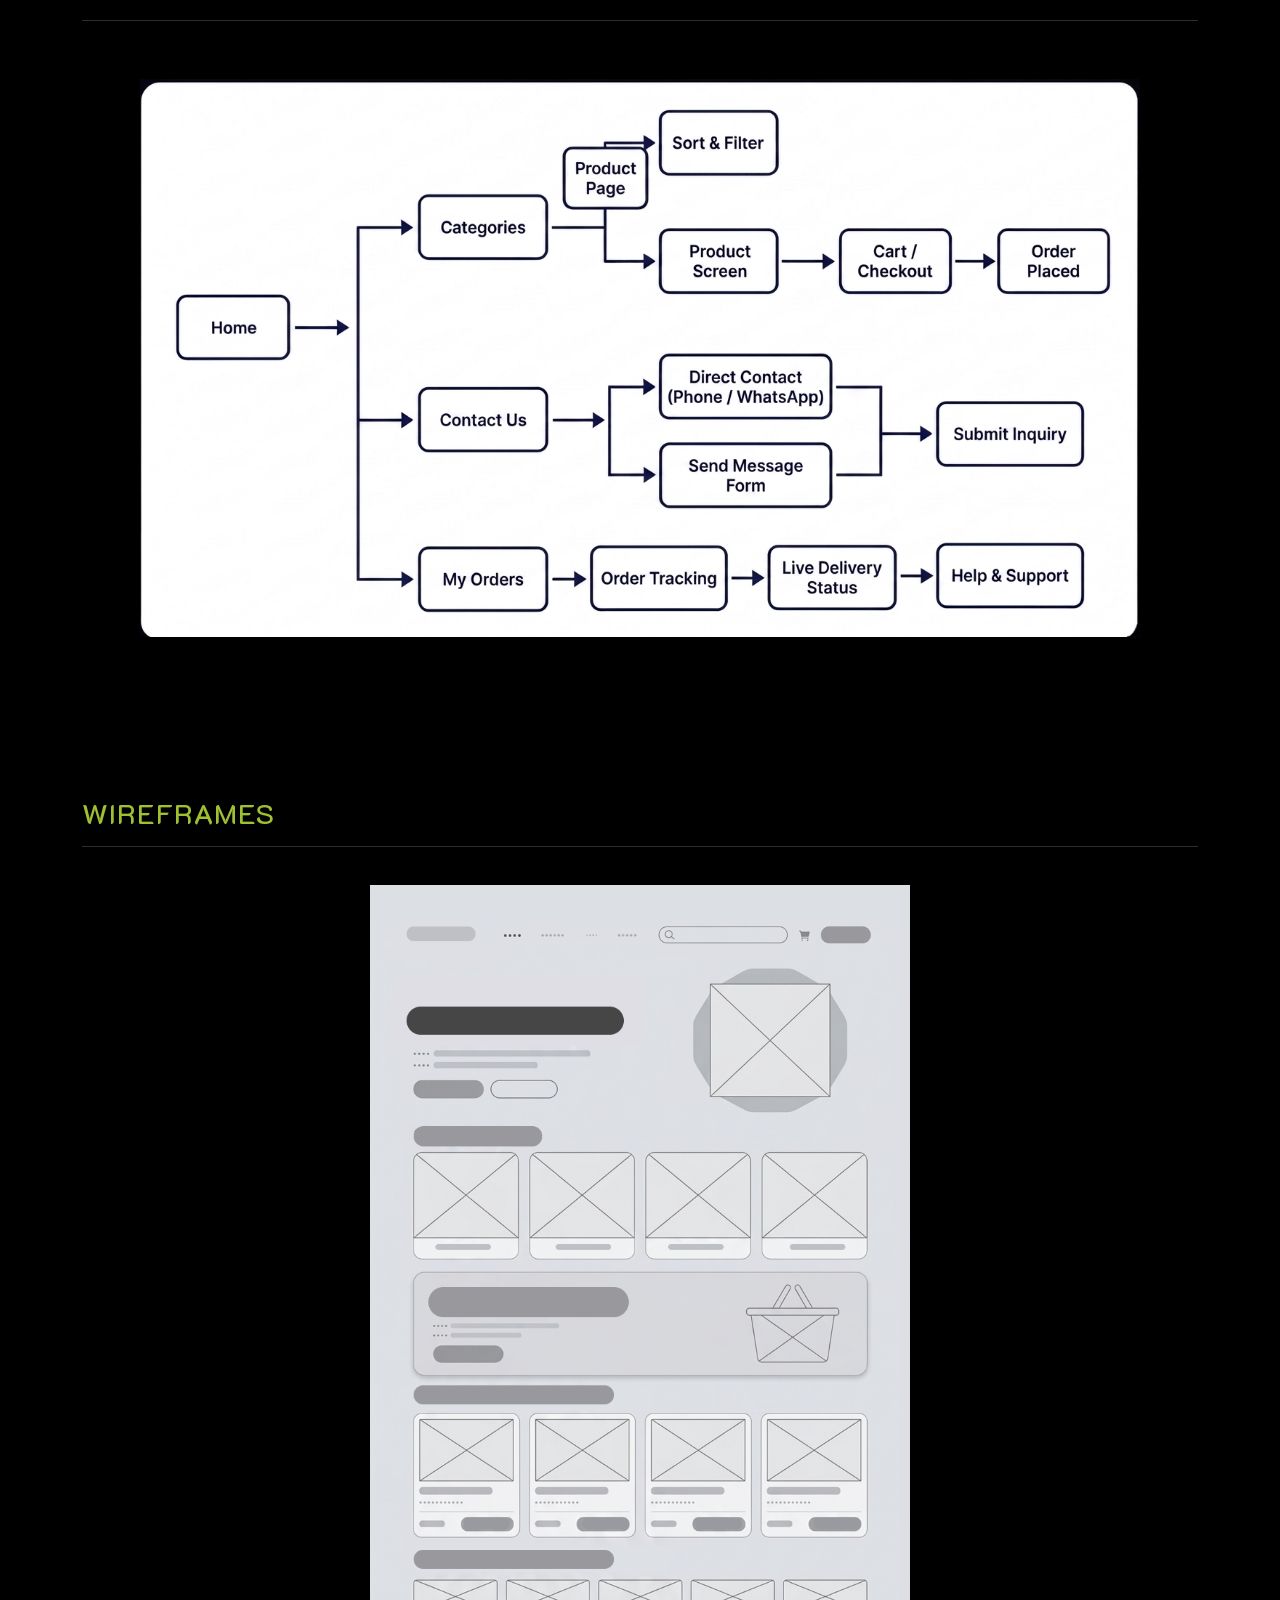
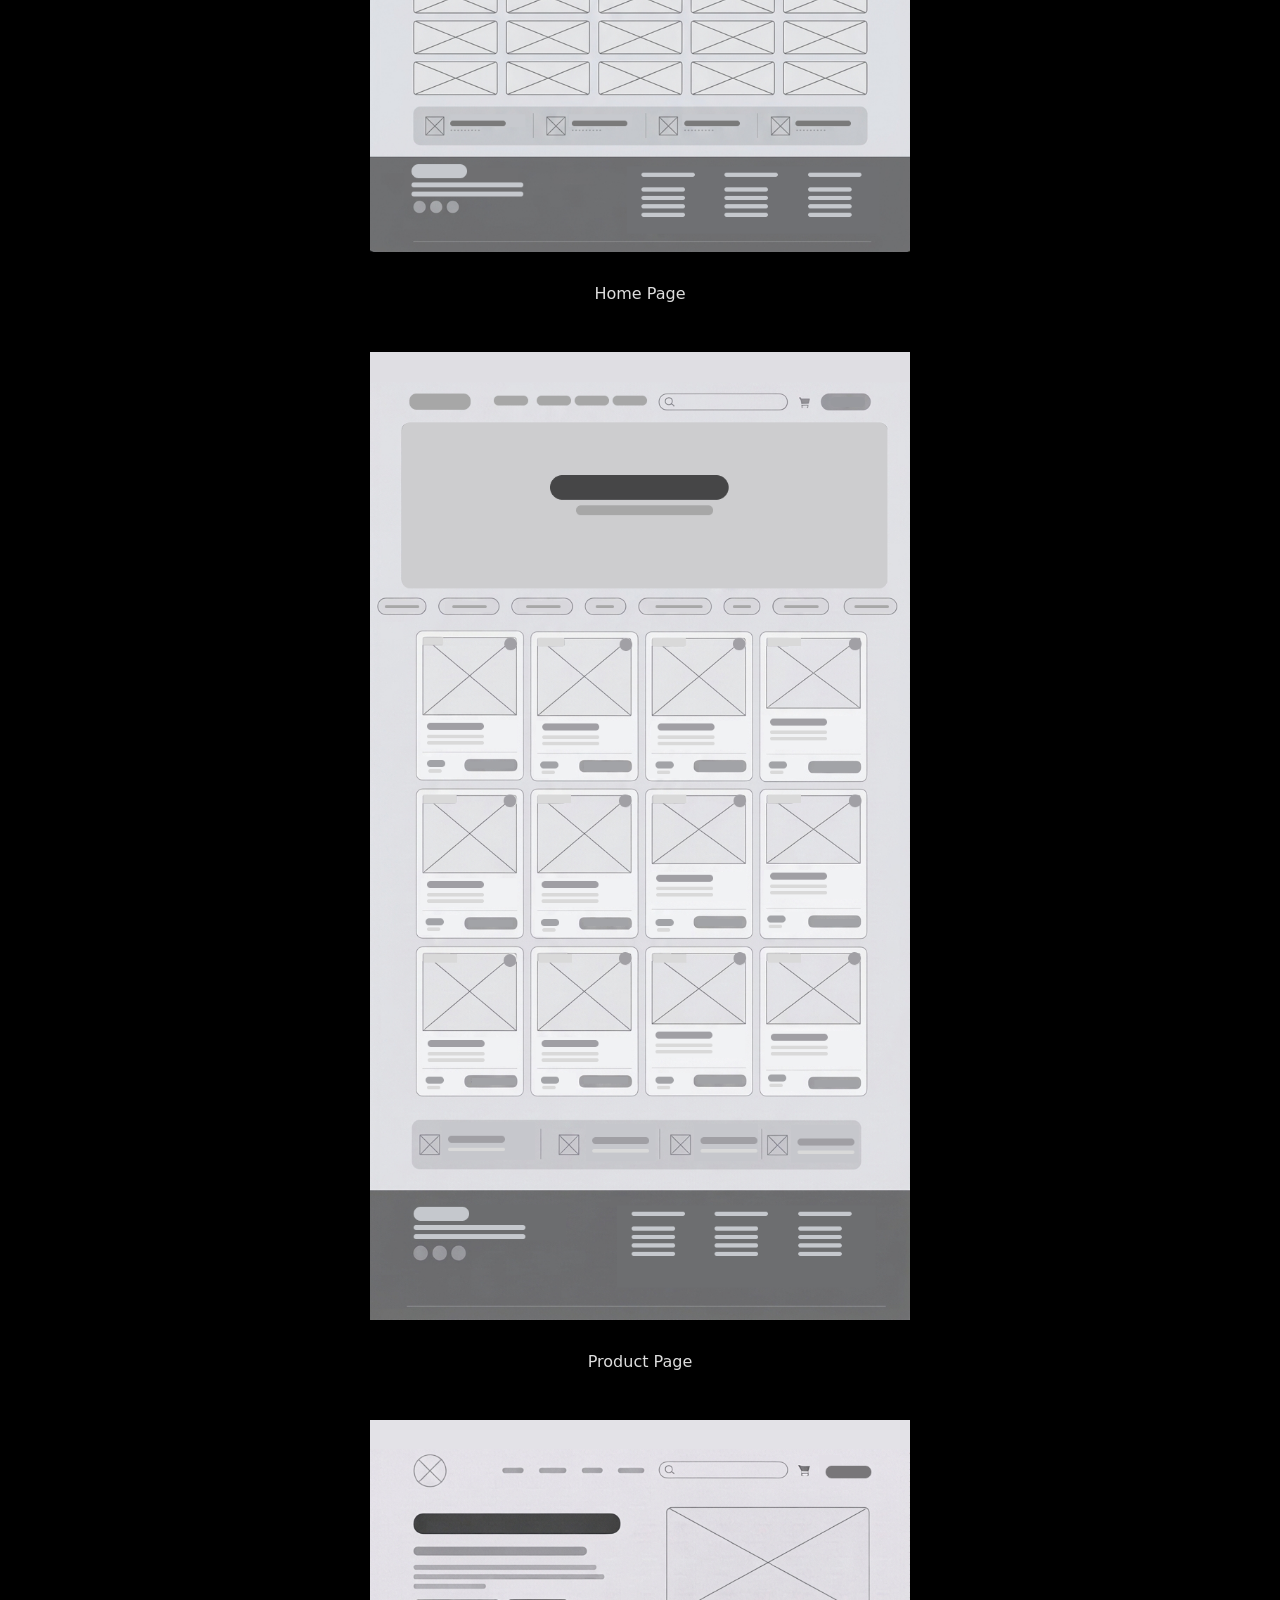
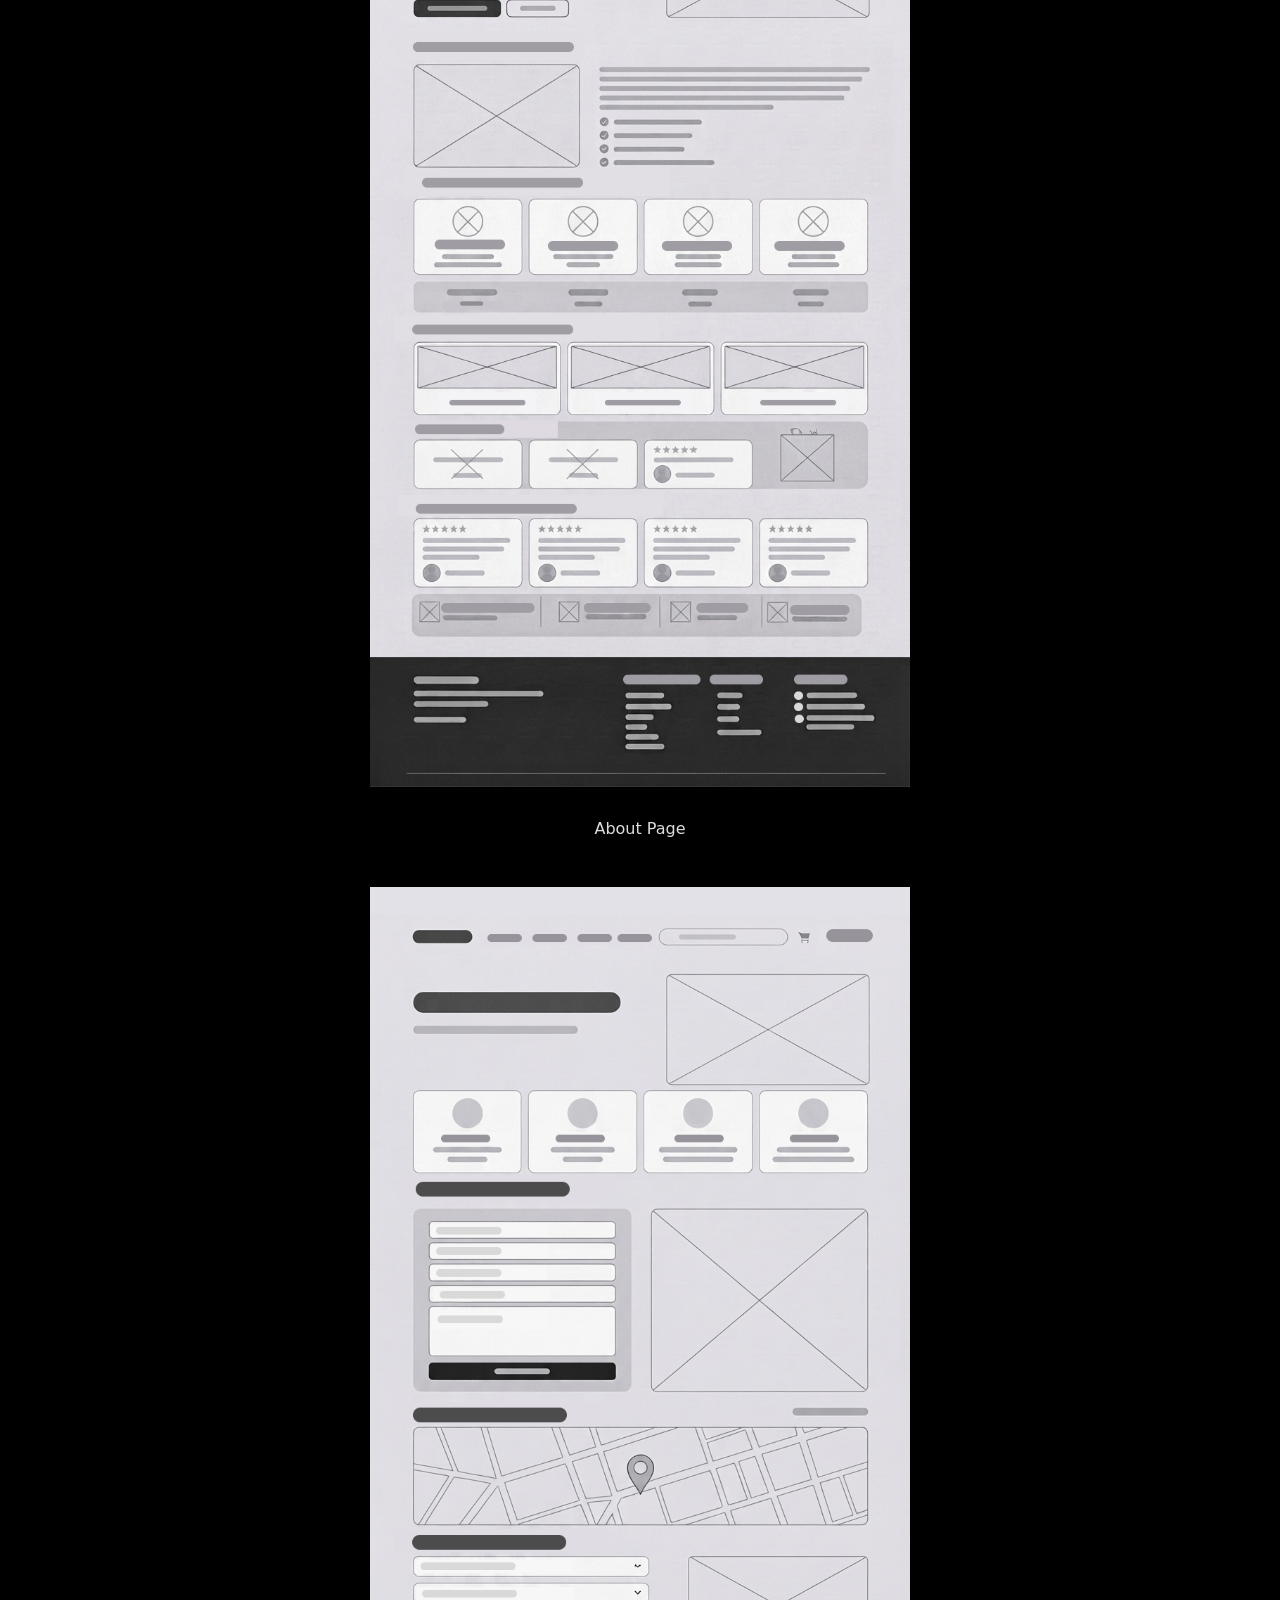
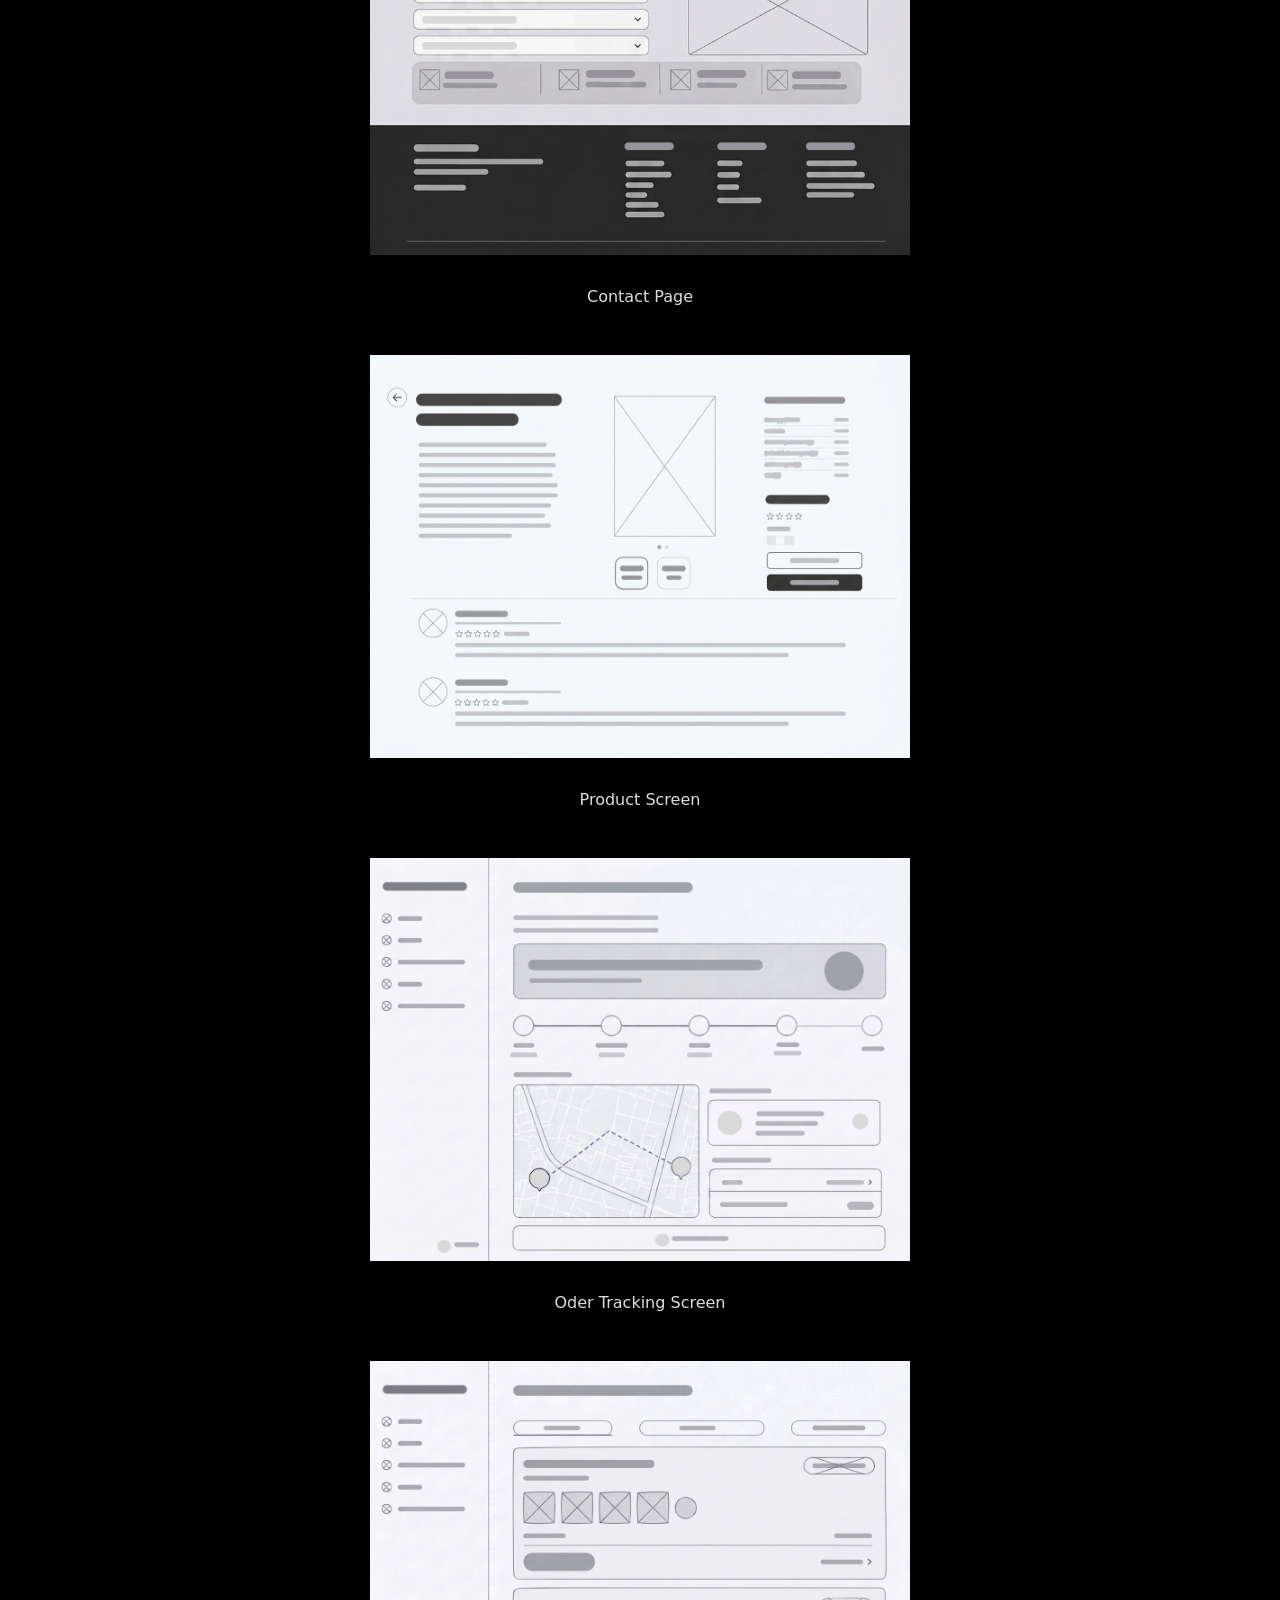
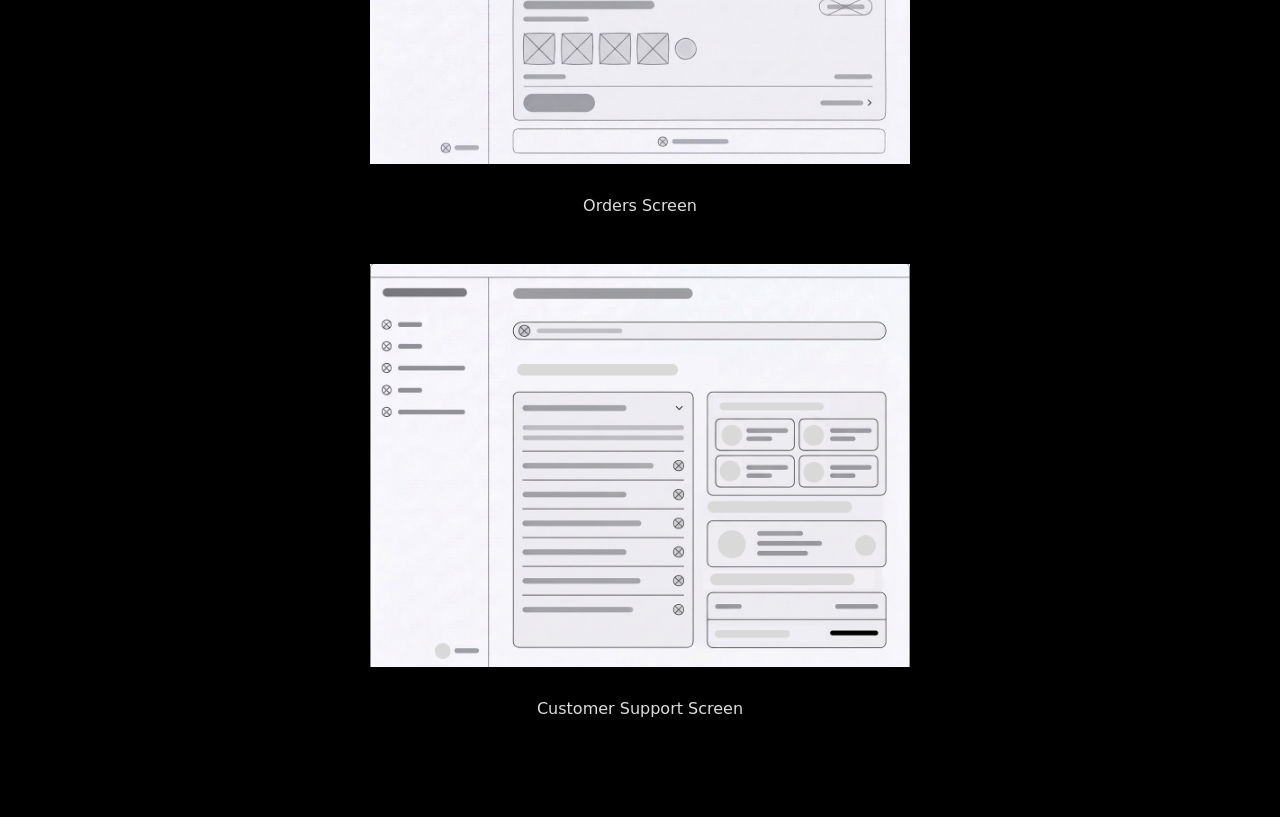
<file: ecommerceux.html>
<!DOCTYPE html>
<html lang="en">

<head>
    <meta charset="UTF-8">
    <meta name="viewport" content="width=device-width, initial-scale=1.0">
    <title>e-commece-ux</title>

    <!-- ccs of bootstrap -->
    <link href="https://cdn.jsdelivr.net/npm/bootstrap@5.3.8/dist/css/bootstrap.min.css" rel="stylesheet"
        integrity="sha384-sRIl4kxILFvY47J16cr9ZwB07vP4J8+LH7qKQnuqkuIAvNWLzeN8tE5YBujZqJLB" crossorigin="anonymous">




    <link rel="stylesheet" href="css/style.css">
    <link rel="stylesheet" href="css/responsive.css">



    <!-- h2 font -->
    <link rel="preconnect" href="https://fonts.googleapis.com">
    <link rel="preconnect" href="https://fonts.gstatic.com" crossorigin>
    <link
        href="https://fonts.googleapis.com/css2?family=K2D:ital,wght@0,100;0,200;0,300;0,400;0,500;0,600;0,700;0,800;1,100;1,200;1,300;1,400;1,500;1,600;1,700;1,800&display=swap"
        rel="stylesheet">
</head>

<body>
    <Section id="hero-ux">
        <div class="container">
            <div class="hero-ux">
                <a class="back" href="ewebuiux.html">
                    <img src="img/left-aroow.svg" alt="">
                </a>
                <div class="ux-hero-h">
                    <h2 class="h2 text-uppercase">
                        foodiva
                    </h2>
                    <p class="ux-hero-p">UX Design Case Study</p>
                    <div>
                        <p class="place ux-p card">Foodiva is a responsive e-commerce platform designed for grocery
                            shopping, enabling users to
                            conveniently browse and purchase daily essentials online. The project involved creating
                            end-to-end user flows, wireframes, and interactive prototypes for MVP validation through
                            four key pages: a Homepage featuring daily essential deals, popular categories, and brand
                            showcases; a Products Page offering complete product listings with search and instant
                            add-to-cart capabilities; an About Us Page highlighting the brand story, core values, team,
                            and customer reviews; and a Contact Us Page equipped with direct communication channels, a
                            inquiry form, location details, and an FAQ section.</p>
                    </div>
                </div>
            </div>
        </div>
    </Section>
    <section id="process">
        <div class="container">
            <div class="process">
                <h3 class="ux-h3 text-uppercase">Core Strategy</h3>
                <div class="row g-4">
                    <div class="col-md-4">
                        <div class="uxcard">
                            <h4 class="ux-h4">Problems</h4>
                            <div class="points">
                                <li>
                                    <strong>
                                        Inconvenient Grocery Shopping
                                    </strong>
                                    <span>-People lack time to physically visit markets for daily needs.</span>
                                </li>
                                <li>
                                    <strong>Delayed Delivery Options</strong>
                                    <span> -Traditional shopping methods lack fast.</span>
                                </li>
                                <li>
                                    <strong>Lack of Price Clarity</strong>
                                    <span> - struggle to find active discounts, offers, and best deals.</span>
                                </li>
                                <!-- <li>
                                    <strong>Disorganized products</strong>
                                    -Shoppers struggle to locate preferred food brands and navigate cluttered product
                                    categories smoothly.
                                </li> -->
                                <!-- <li>
                                    <strong></strong>
                                    -
                                </li> -->
                            </div>
                        </div>
                    </div>
                    <div class="col-md-4">
                        <div class="uxcard">
                            <h4 class="ux-h4">Design Process</h4>
                            <div class="points">
                                <li><strong>Research</strong>
                                    <span> – Analyzed online and physical grocery shopping behaviors,
                                        pain points,
                                        and target audience needs.</span>
                                </li>
                                <li><strong>Define</strong>
                                    <span>
                                        – Outlined core user goals, key requirements, and essential
                                        platform pages.
                                    </span>
                                </li>
                                <li><strong>Ideate</strong>
                                    <span>– Sketched layouts and user flows for four key pages.</span>
                                </li>
                                <li><strong>Design</strong><span> – Sketched layouts, user flows for four key pages and
                                        interactive prototypes.</span></li>
                            </div>
                        </div>
                    </div>
                    <div class="col-md-4">
                        <div class="uxcard">
                            <h4 class="ux-h4">Solution</h4>
                            <div class="points">
                                <li><strong>Seamless E-Commerce Platform</strong><span> – Designed a clean, intuitive
                                        grocery
                                        shopping website for quick navigation.</span></li>
                                <li><strong>Fast Delivery </strong><span> –
                                        clear fast-delivery.</span></li>
                                <li><strong>Accessible Support System </strong><span> – Provided multi-channel contact
                                        options
                                        (WhatsApp, Phone, Email) and FAQs for trust.</span></li>
                                <li><strong>Real-Time Order Tracking & Management</strong><span> – Provided live
                                        location.</span>
                                </li>
                            </div>
                        </div>
                    </div>
                </div>
            </div>
        </div>
    </section>
    <section id="goal">
        <div class="container">
            <div class="process">
                <h3 class="ux-h3 text-uppercase">User Research & Goals</h3>
                <div class="row g-4">
                    <div class="col-md-4">
                        <div class="uxcard">
                            <h4 class="ux-h4">Target Audience</h4>
                            <div class="points">
                                <li>
                                    <strong>
                                        Busy Professionals
                                    </strong>
                                    <span> – Limited time for physically visiting stores.</span>
                                </li>
                                <li>
                                    <strong>Delayed Delivery Options</strong>
                                    <span> – Regularly purchase fresh produce and daily essentials.</span>
                                </li>
                                <li>
                                    <strong>Digital-Savvy Seniors</strong>
                                    <span> – Value simple interfaces and direct doorstep delivery.</span>
                                </li>
                                <!-- <li>
                                    <strong>Disorganized products</strong>
                                    -Shoppers struggle to locate preferred food brands and navigate cluttered product
                                    categories smoothly.
                                </li> -->
                                <!-- <li>
                                    <strong></strong>
                                    -
                                </li> -->
                            </div>
                        </div>
                    </div>
                    <div class="col-md-4">
                        <div class="uxcard">
                            <h4 class="ux-h4">Goals</h4>
                            <div class="points">
                                <li><strong>Simplify Grocery Shopping</strong><span>– convenient online
                                        platform for purchasing fresh produce.</span></li>
                                <li><strong>Ensure Effortless Product Discovery</strong><span> – Enable quick browsing
                                        through
                                        clear categories.</span></li>
                                <li><strong>Enable Real-Time Order Tracking</strong><span> – Allow users to monitor
                                        their
                                        order details.</span></li>
                                <li><strong>Build Customer Trust & Support</strong><span> – Deliver reliable customer
                                        care
                                        through accessible support channels.</span></li>
                            </div>
                        </div>
                    </div>
                    <div class="col-md-4">
                        <div class="uxcard">
                            <h4 class="ux-h4">User Research Insights</h4>
                            <div class="points">
                                <li><strong>Insight 1</strong><span> – Users struggle to quickly find specific dietary
                                        or regional brands they trust, highlighting the need for prominent brand
                                        showcases and easy filtering.</span></li>
                                <li><strong>Insight 2 </strong> <span> Users are discouraged by slow delivery times for
                                        perishable items, demanding faster and reliable doorstep service.</span>
                                </li>
                                <li><strong>Insight 3 </strong> <span>– Navigating diverse product in categories</span>
                                </li>
                                <!-- <li><strong>Real-Time Order Tracking & Management</strong> – Provided live location.
                                </li> -->
                            </div>
                        </div>
                    </div>
                </div>
            </div>
        </div>
    </section>
    <section id="">
        <div class="container">
            <div class="process">
                <h3 class="ux-h3 text-uppercase">User Personas</h3>
                <div class="row g-4">
                    <div class="col-md-6">
                        <div class="uxcard user-e">
                            <div class="user">
                                <img src="img/e-user1.svg" alt="">
                                <div class="name-eusr">
                                    <strong class="user-n">Navya</strong><br>
                                    <span class="user-pp">
                                        Age: 28 • IT Professional
                                    </span>
                                </div>
                            </div>
                            <div class="">
                                <div class="">
                                     <strong class="user-n">GOALS</strong>
                                    <div class="user-p">
                                        <li>
                                            Buy fresh groceries and daily essentials quickly after work hours.
                                        </li>
                                        <li>
                                            Track delivery status in real-time to plan her evening around arrival.
                                        </li>
                                    </div>
                                </div>
                                <div class="">
                                    <strong class="user-n">PAIN POINTS</strong>
                                    <div class="user-p">
                                        <li>
                                            Lacks time to physically visit crowded markets due to tight work schedules.
                                        </li>
                                        <li>
                                            Gets frustrated by delayed deliveries and unexpected out-of-stock items.
                                        </li>
                                    </div>
                                </div>
                                <div class="">
                                    <strong class="user-n">NEEDS</strong>
                                    <div class="user-p">
                                        <li>
                                            Fast checkout and reliable doorstep delivery.
                                        </li>
                                        <li>
                                            Live order tracking timeline with clear delivery updates.
                                        </li>
                                    </div>
                                </div>
                            </div>
                        </div>
                    </div>

                    <div class="col-md-6">
                        <div class="uxcard user-e">
                            <div class="user">
                                <img src="img/e-ures2.svg" alt="">
                                <div class="name-eusr">
                                    <strong class="user-n">Rajesh</strong><br>
                                    <span class="user-pp">
                                        Age: 40 • Manager (Family Caregiver)
                                    </span>
                                </div>
                            </div>
                            <div class="">
                                <div class="">
                                     <strong class="user-n">GOALS</strong>
                                    <div class="user-p">
                                        <li>
                                            Purchase monthly household supplies at reasonable prices and discounts.
                                        </li>
                                        <li>
                                           Easily re-order recurring household items without searching again.   
                                        </li>
                                    </div>
                                </div>
                                <div class="">
                                    <strong class="user-n">PAIN POINTS</strong>
                                    <div class="user-p">
                                        <li>
                                            Finds online product navigation confusing when categories are poorly organized.
                                        </li>
                                        <li>
                                            Struggles to find quick customer support when delivery issues occur.   
                                        </li>
                                    </div>
                                </div>
                                <div class="">
                                    <strong class="user-n">NEEDS</strong>
                                    <div class="user-p">
                                        <li>
                                           Clear product categorization and upfront deal showcases.   
                                        </li>
                                        <li>
                                           Accessible order history for 1-click re-ordering and quick support FAQs.   
                                        </li>
                                    </div>
                                </div>
                            </div>
                        </div>
                    </div>
                </div>
            </div>
        </div>
    </section>
    <section id="">
        <div class="container">
            <div class="process">
                <h3 class="ux-h3 text-uppercase">User Flow</h3>
                <div class="p-flowimg">
                    <img class="flowimg" src="img/e-user-flow.png" alt="">

                </div>
            </div>
        </div>
    </section>
    <section id="">

        <div class="container">
            <div class="process">
                <h3 class="ux-h3 text-uppercase">Wireframes</h3>
                <div class="p-flowimg">
                    <div class="wife-img-g">
                        <img class="wire-img" src="img/home-wire.png" alt="">
                        <p>Home Page</p>
                    </div>
                    <div class="wife-img-g">
                        <img class="wire-img" src="img/product-fram.png" alt="">
                        <p>Product Page</p>
                    </div>
                    <div class="wife-img-g">
                        <img class="wire-img" src="img/about-fram.png" alt="">
                        <p>About Page</p>
                    </div>
                    <div class="wife-img-g">
                        <img class="wire-img" src="img/contact-wire.png" alt="">
                        <p>Contact Page</p>
                    </div>
                    <div class="wife-img-g">
                        <img class="wire-img" src="img/product-sree-wire.png" alt="">
                        <p>Product Screen</p>
                    </div>
                    <div class="wife-img-g">
                        <img class="wire-img" src="img/oder-traking-wire.png" alt="">
                        <p>Oder Tracking Screen</p>
                    </div>
                    <div class="wife-img-g">
                        <img class="wire-img" src="img/ordes-wire.png" alt="">
                        <p>Orders Screen</p>
                    </div>
                    <div class="wife-img-g">
                        <img class="wire-img" src="img/help-wire.png" alt="">
                        <p>Customer Support Screen</p>
                    </div>
                </div>
            </div>
        </div>
    </section>





    <!-- bootstrap script  -->
    <script src="https://cdn.jsdelivr.net/npm/bootstrap@5.3.3/dist/js/bootstrap.bundle.min.js"></script>
</body>

</html>
</file>
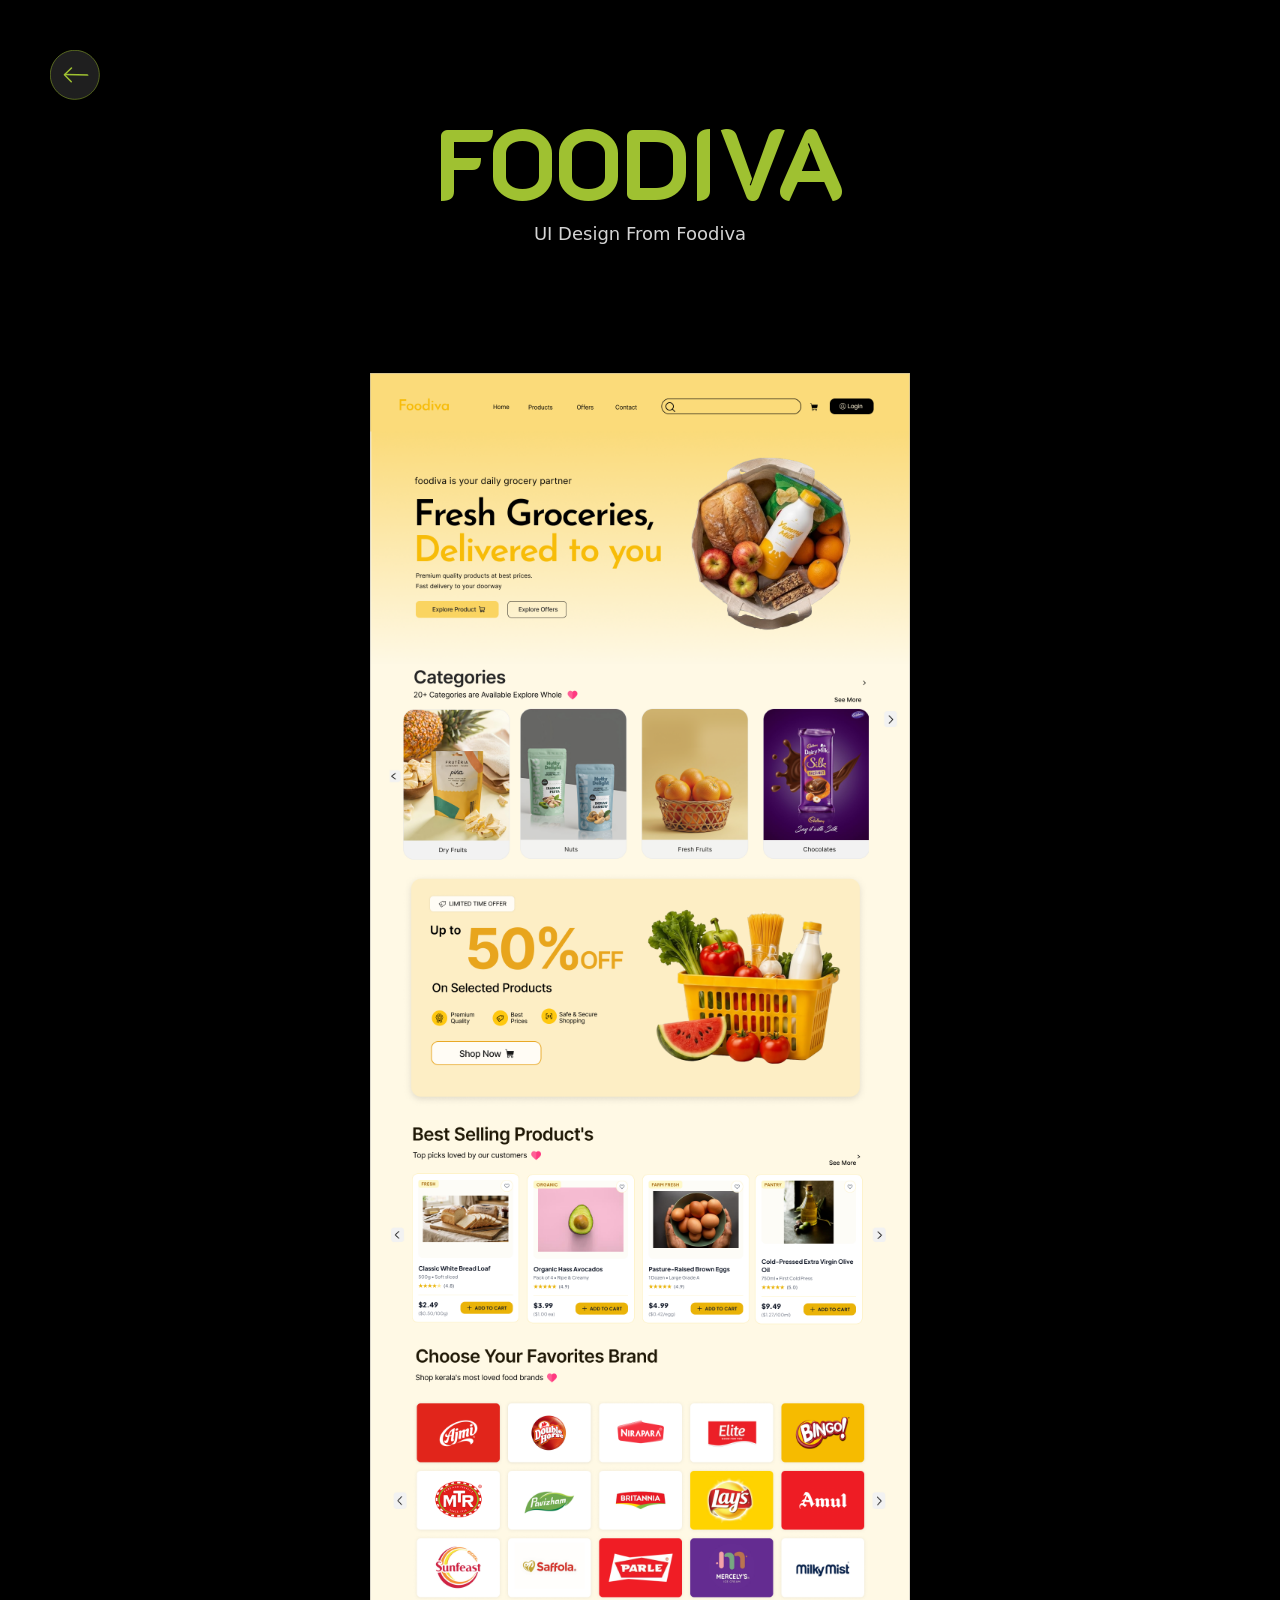
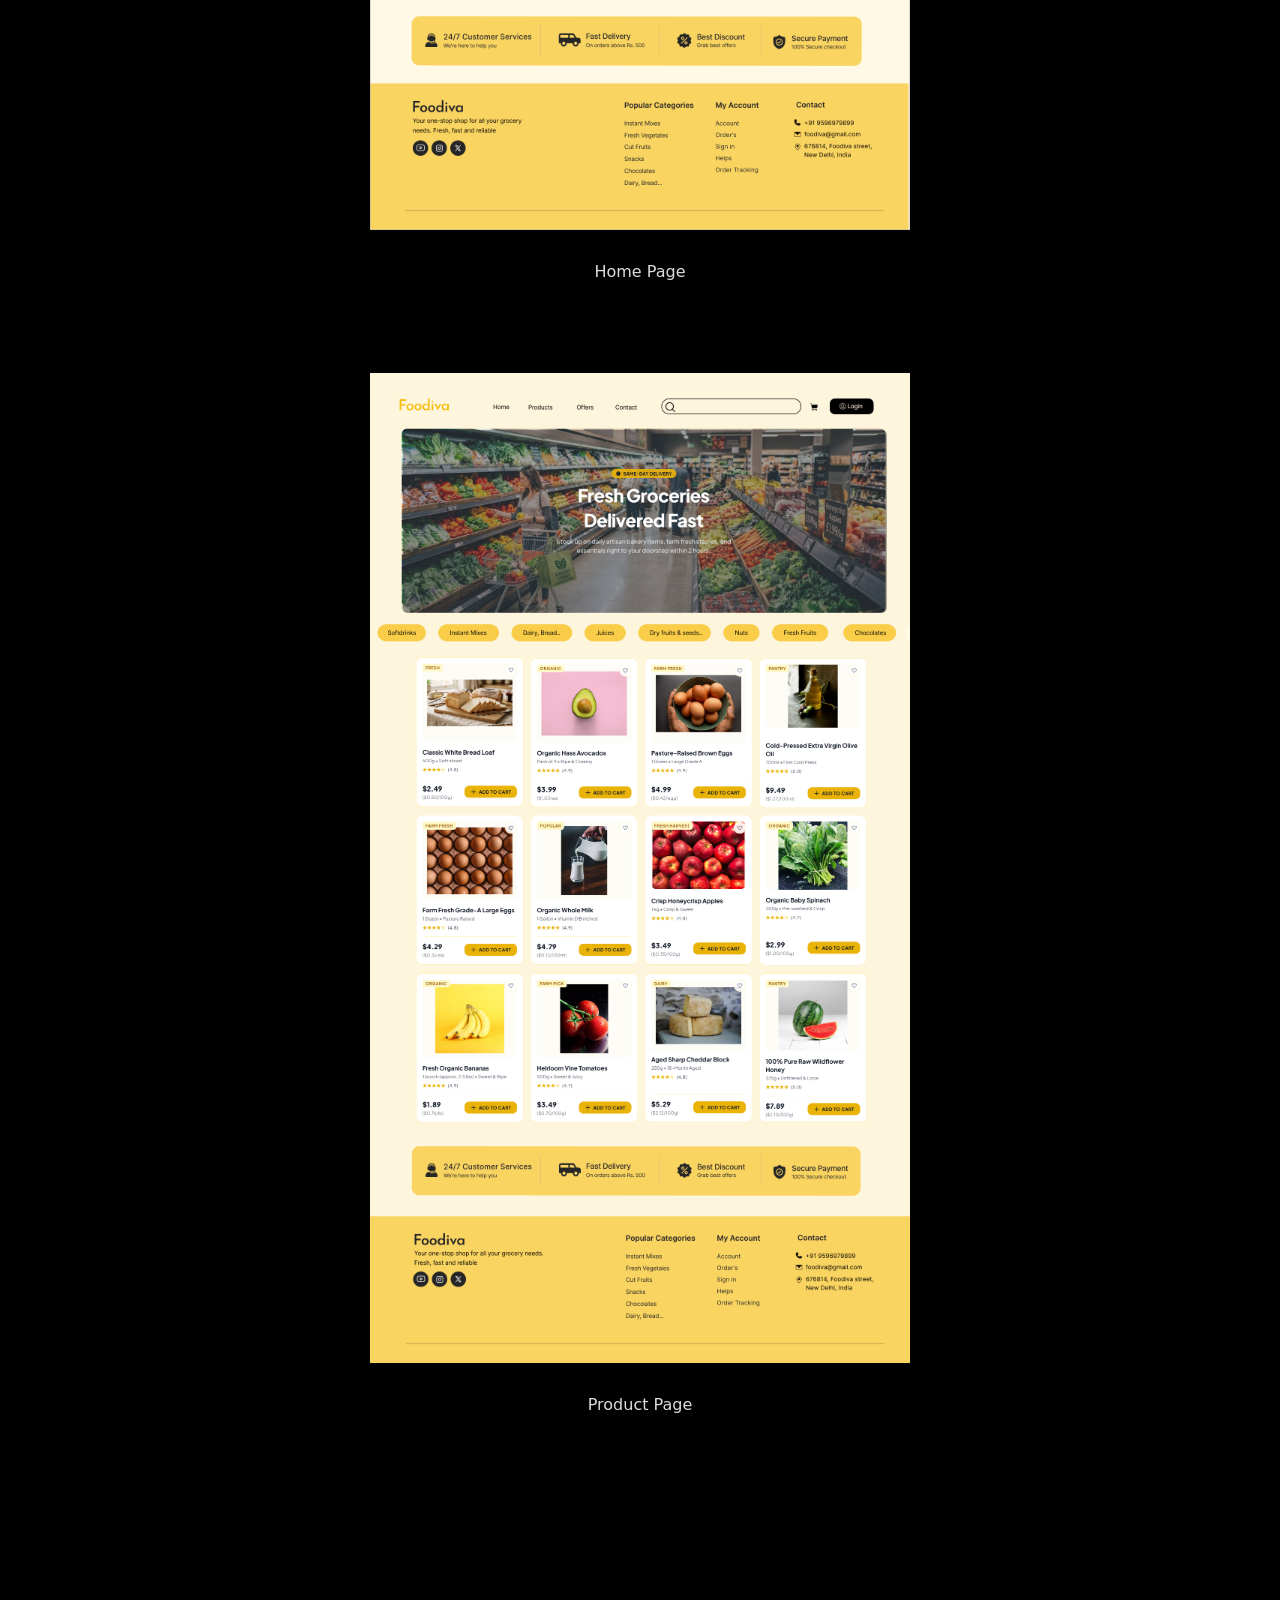
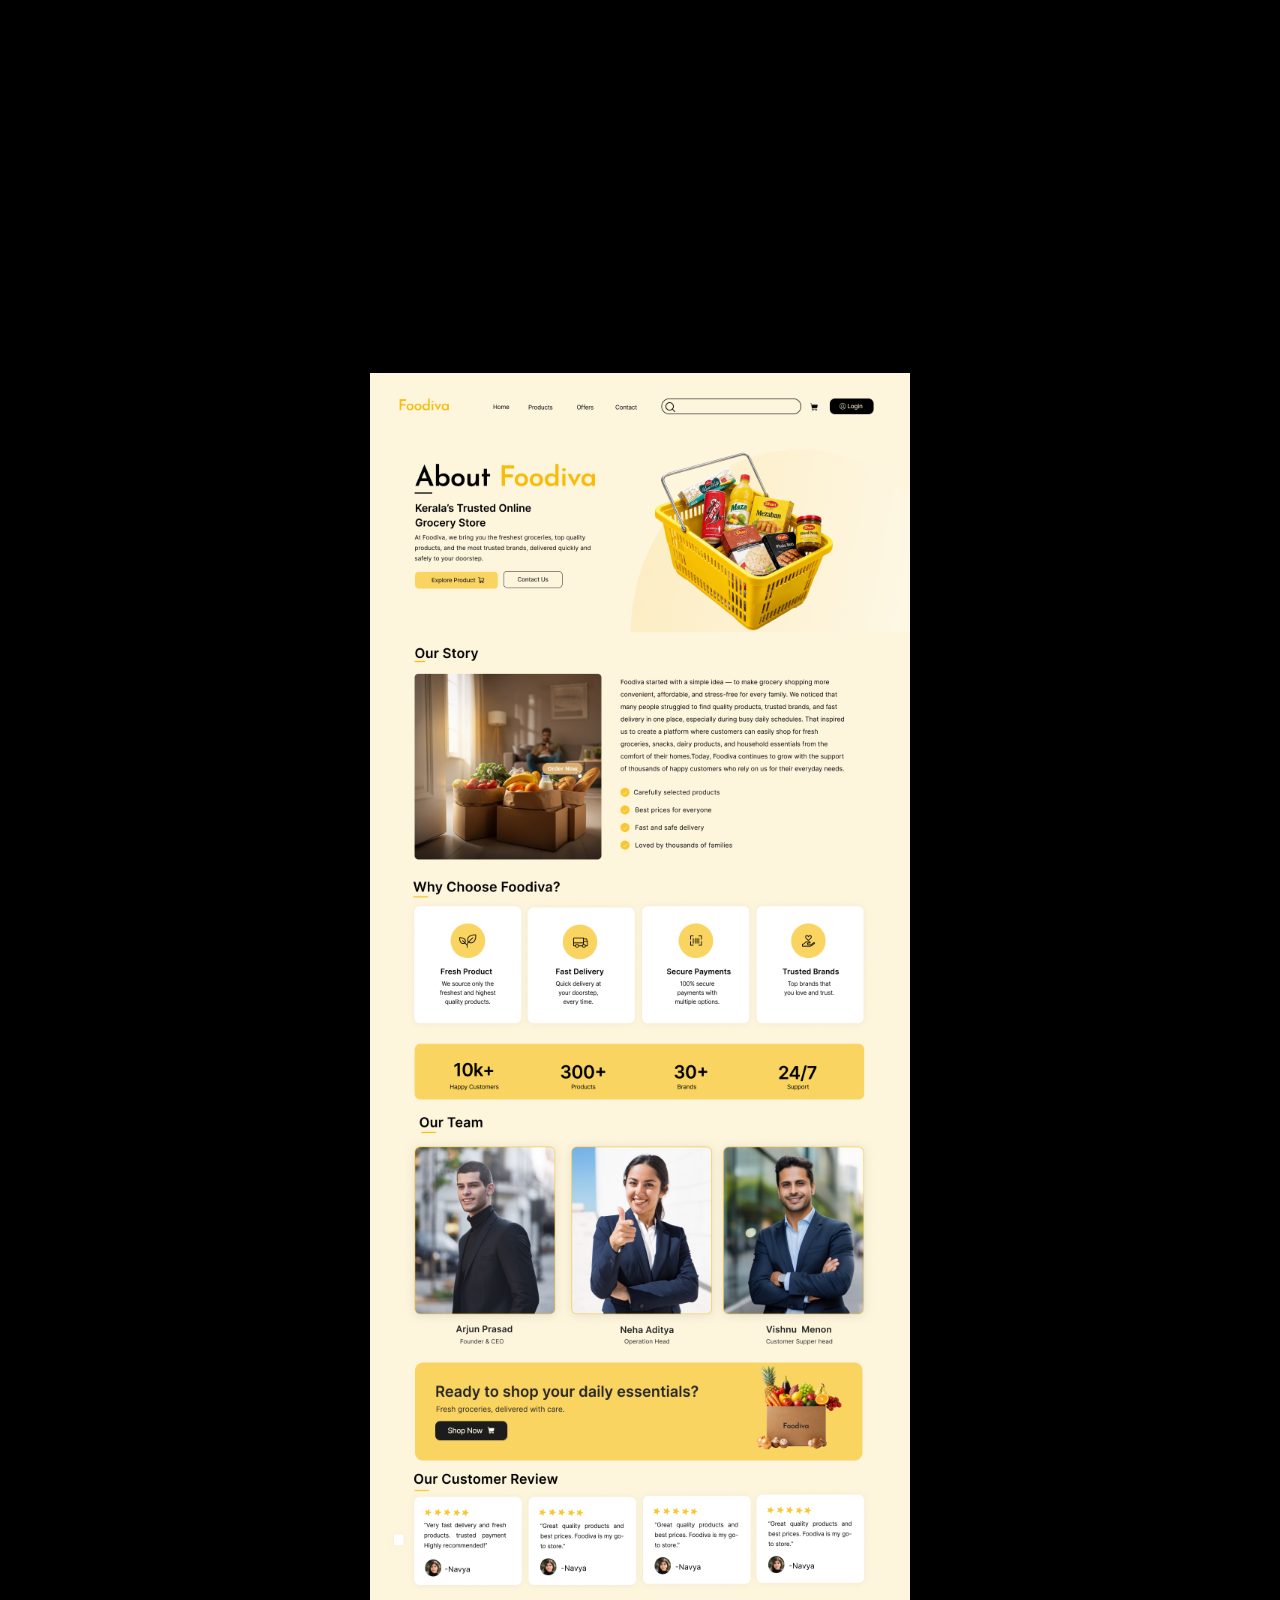
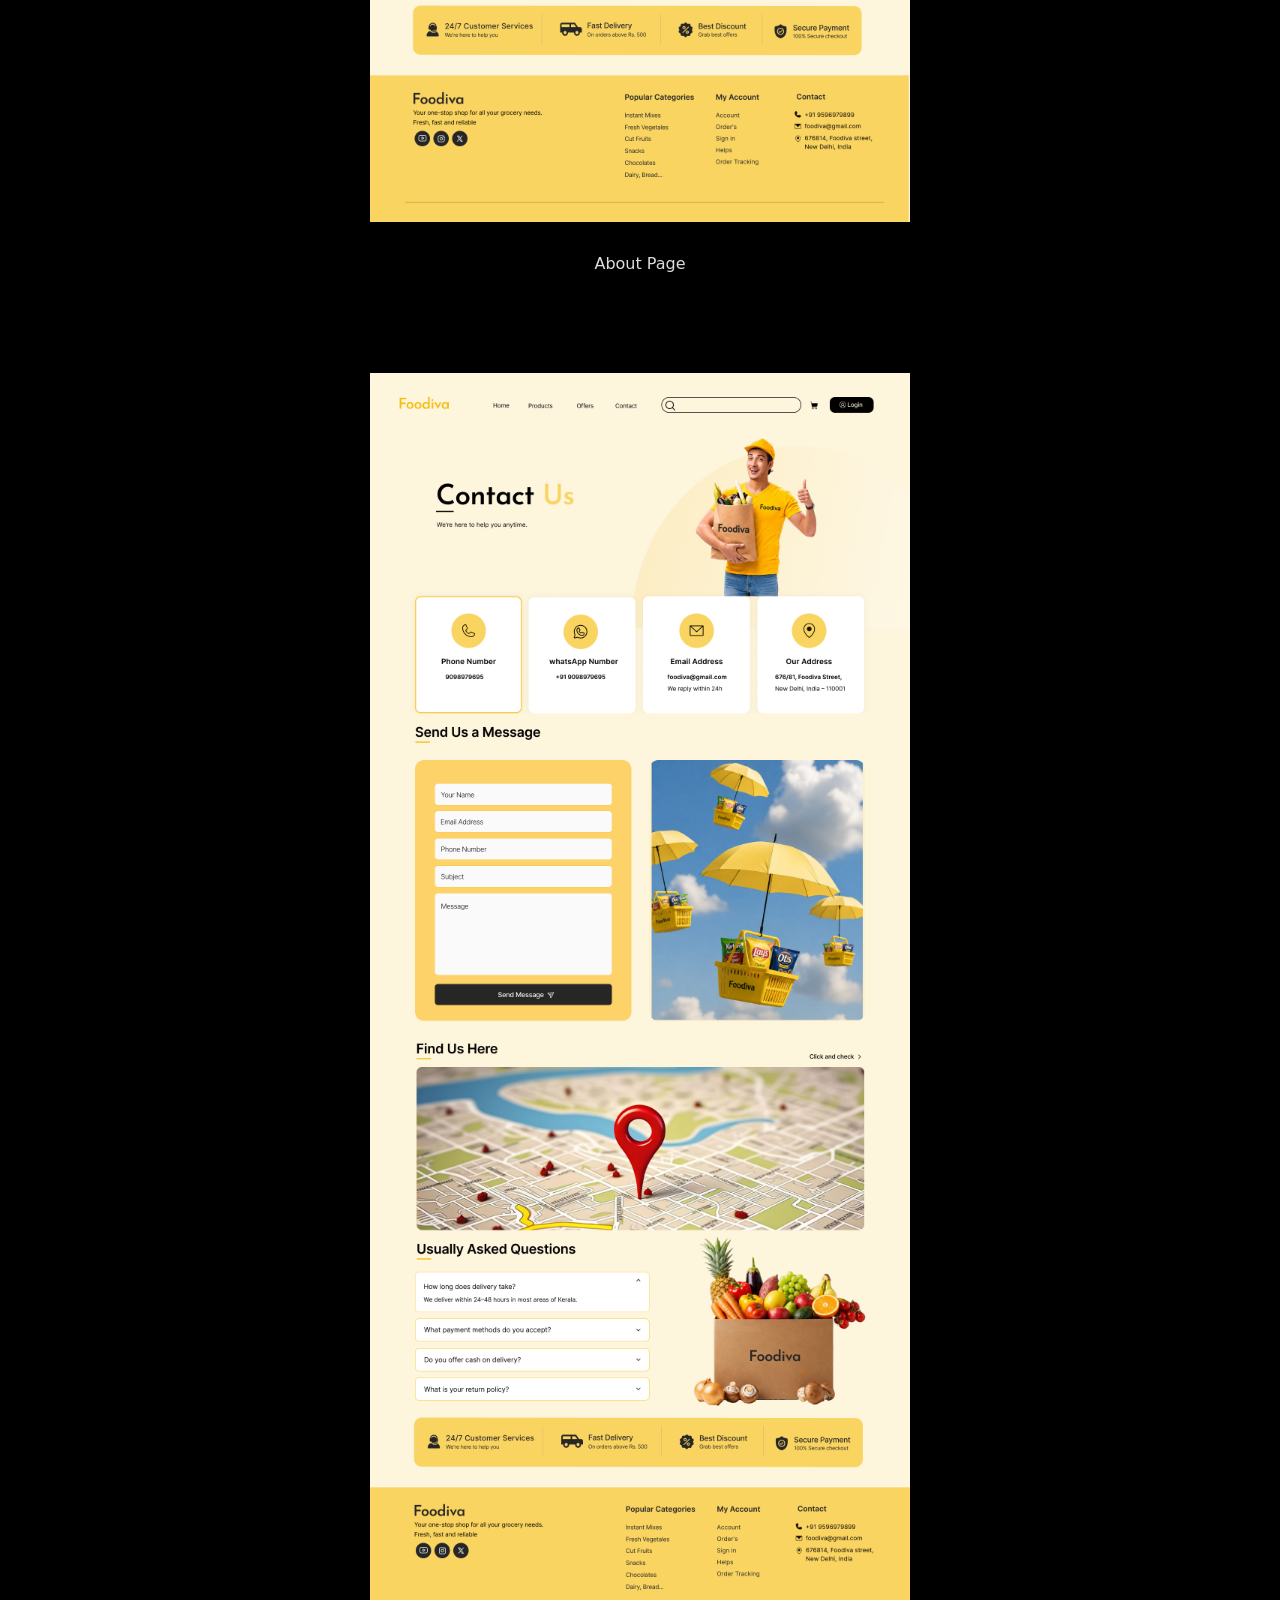
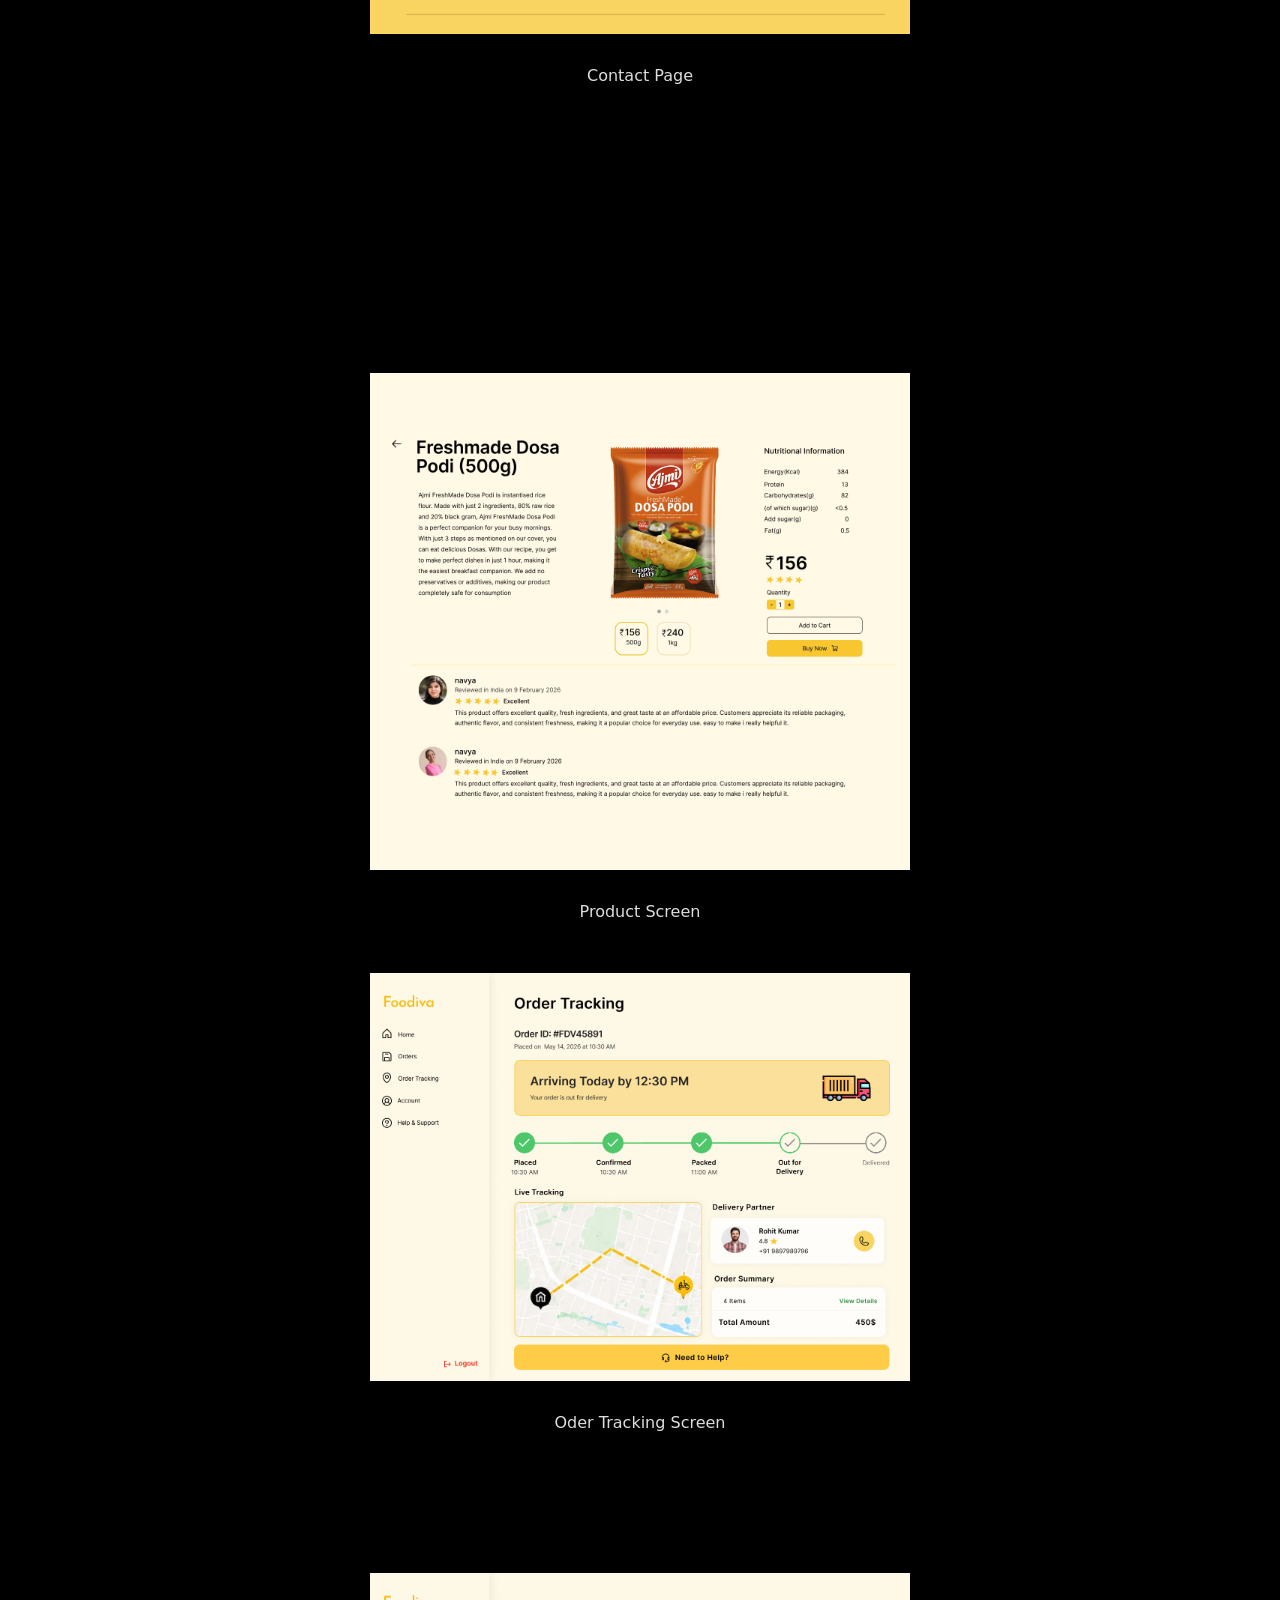
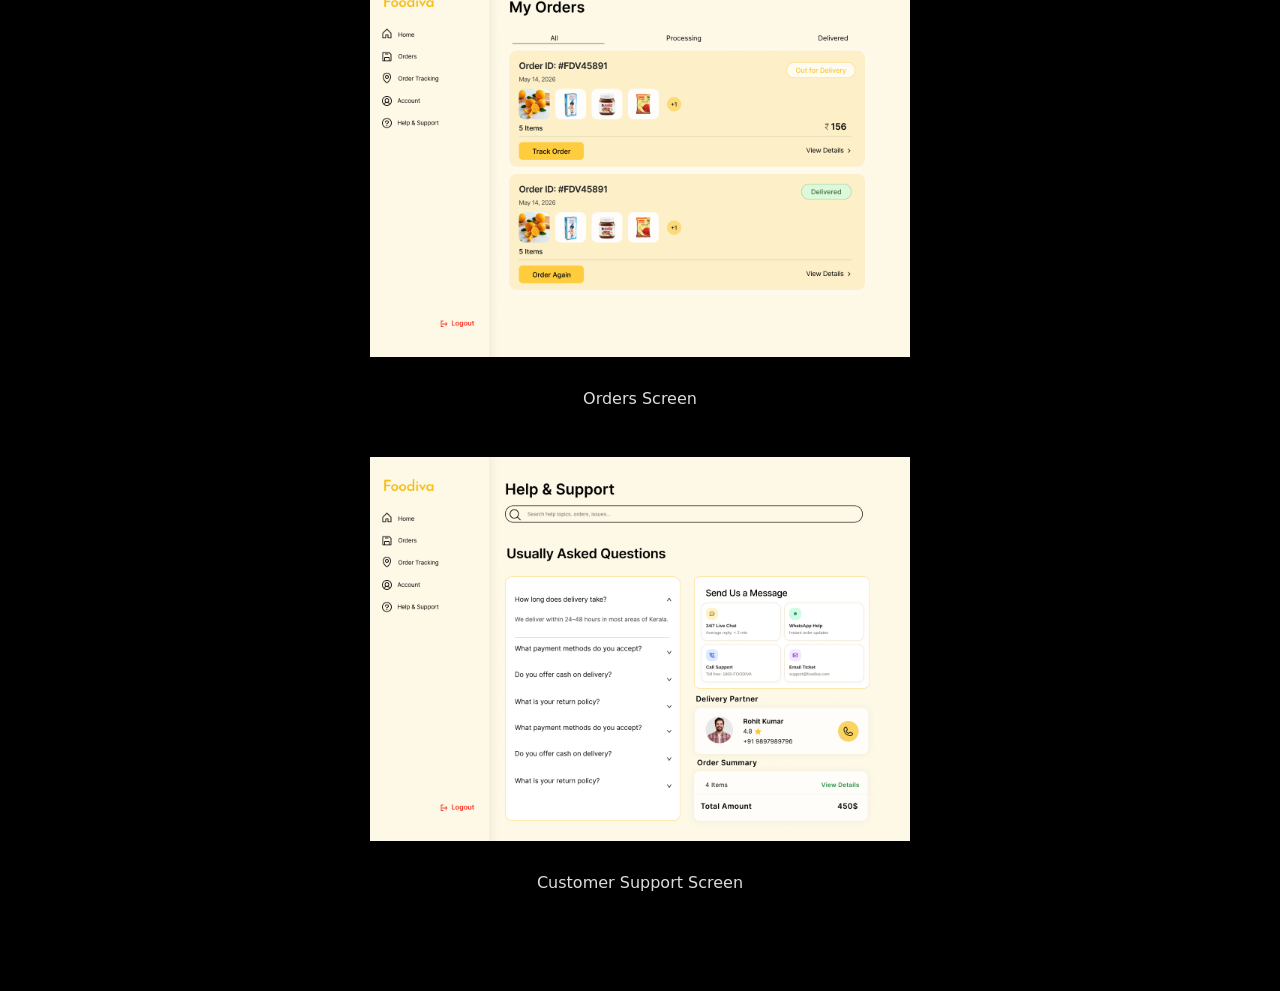
<file: ewebui.html>
<!DOCTYPE html>
<html lang="en">
<head>
    <meta charset="UTF-8">
    <meta name="viewport" content="width=device-width, initial-scale=1.0">
    <title>e-commerce-ui</title>


     <!-- ccs of bootstrap -->
    <link href="https://cdn.jsdelivr.net/npm/bootstrap@5.3.8/dist/css/bootstrap.min.css" rel="stylesheet"
        integrity="sha384-sRIl4kxILFvY47J16cr9ZwB07vP4J8+LH7qKQnuqkuIAvNWLzeN8tE5YBujZqJLB" crossorigin="anonymous">

    
    <link rel="stylesheet" href="css/style.css">
    <link rel="stylesheet" href="css/responsive.css">

      <!-- h2 font -->
    <link rel="preconnect" href="https://fonts.googleapis.com">
    <link rel="preconnect" href="https://fonts.gstatic.com" crossorigin>
    <link
        href="https://fonts.googleapis.com/css2?family=K2D:ital,wght@0,100;0,200;0,300;0,400;0,500;0,600;0,700;0,800;1,100;1,200;1,300;1,400;1,500;1,600;1,700;1,800&display=swap"
        rel="stylesheet">
</head>
<body>
    
 <Section id="hero-ux">
        <div class="container">
            <div class="hero-ux">
                <a class="back" href="ewebuiux.html">
                    <img src="img/left-aroow.svg" alt="">
                </a>
                <div class="ux-hero-h">
                    <h2 class="h2 text-uppercase">
                        foodiva
                    </h2>
                    <p class="ux-hero-p">UI Design From Foodiva</p>
                     <section id="">
        <div class="container">
            <div class="process">
                <!-- <h3 class="ux-h3 text-uppercase">User Flow</h3> -->
                <div class=" p-flowimg">
                    <div class="wife-img-g home-hieght">
                        <img class="wire-img" src="img/f-home.png" alt="">
                        <p>Home Page</p>
                    </div>
                     <div class="wife-img-g home-hieght">
                        <img class="wire-img" src="img/f-product.png" alt="">
                        <p>Product Page</p>
                    </div>
                     <div class="wife-img-g home-hieght">
                        <img class="wire-img" src="img/f-about.png" alt="">
                        <p>About Page</p>
                    </div>
                   
                    
                    <div class="wife-img-g home-hieght">
                        <img class="wire-img" src="img/f-contact.png" alt="">
                        <p>Contact Page</p>
                    </div>
                    <div class="wife-img-g abouth-hieght">
                        <img class="wire-img" src="img/f-product-screen.png" alt="">
                        <p> Product Screen </p>
                    </div>
                    <div class="wife-img-g abouth-hieght">
                        <img class="wire-img" src="img/Desktop - 6.png" alt="">
                        <p>Oder Tracking Screen</p>
                    </div>
                     <div class="wife-img-g">
                        <img class="wire-img" src="img/f-orders.png" alt="">
                        <p>Orders Screen</p>
                    </div>
                     <div class="wife-img-g">
                        <img class="wire-img" src="img/f-help.png" alt="">
                        <p>Customer Support Screen</p>
                    </div>
                </div>
            </div>
        </div>
    </section>

                </div>
            </div>
        </div>
    </Section>








     <!-- bootstrap script  -->
    <script src="https://cdn.jsdelivr.net/npm/bootstrap@5.3.3/dist/js/bootstrap.bundle.min.js"></script>
</body>
</html>
</file>
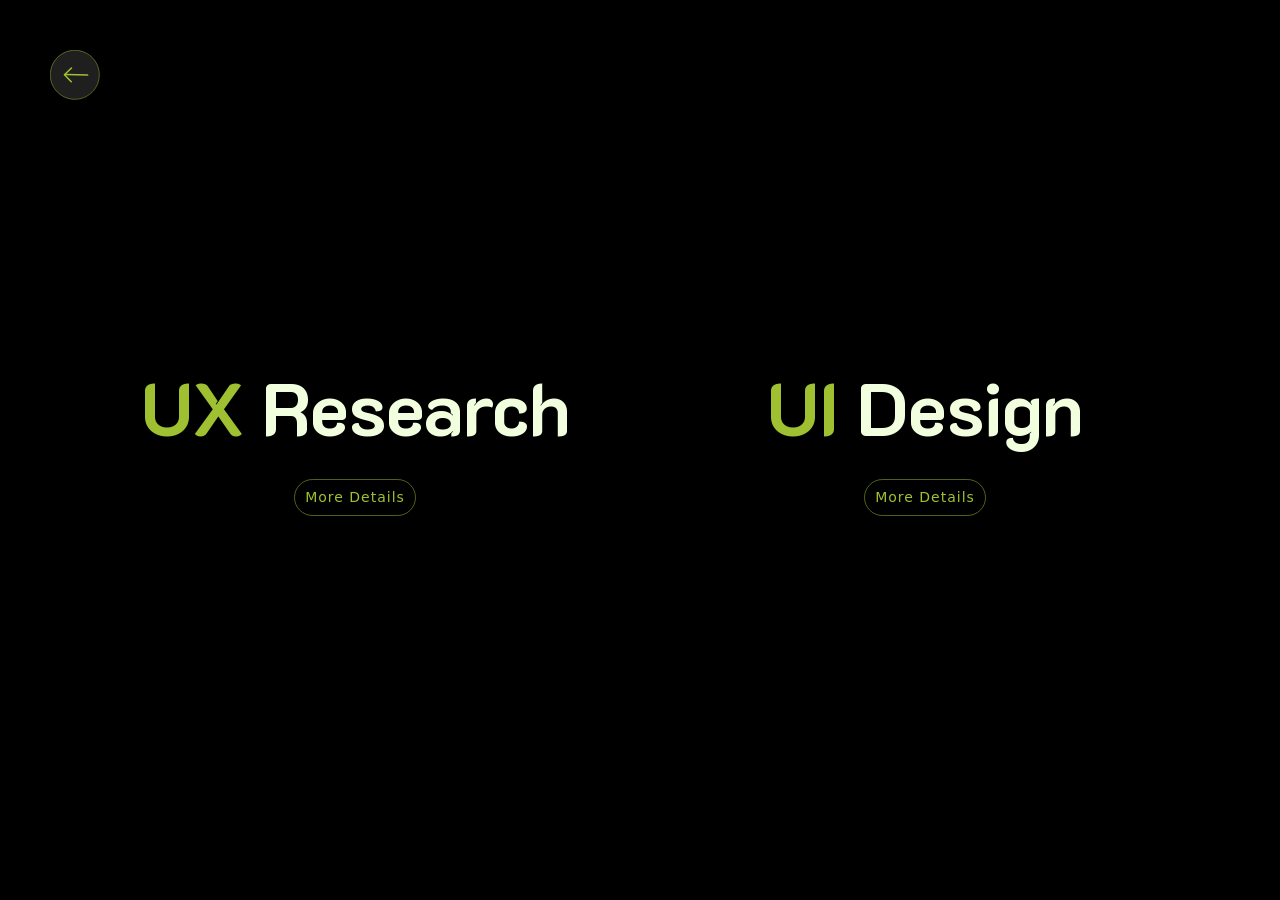
<file: ewebuiux.html>
<!DOCTYPE html>
<html lang="en">

<head>
    <meta charset="UTF-8">
    <meta name="viewport" content="width=device-width, initial-scale=1.0">
    <title>e-commerce</title>

    <!-- bootstrap script  -->
    <link href="https://cdn.jsdelivr.net/npm/bootstrap@5.3.8/dist/css/bootstrap.min.css" rel="stylesheet"
        integrity="sha384-sRIl4kxILFvY47J16cr9ZwB07vP4J8+LH7qKQnuqkuIAvNWLzeN8tE5YBujZqJLB" crossorigin="anonymous">
    <link rel="stylesheet" href="css/style.css">
    <link rel="stylesheet" href="css/responsive.css">



    <!-- h2 font -->
    <link rel="preconnect" href="https://fonts.googleapis.com">
    <link rel="preconnect" href="https://fonts.gstatic.com" crossorigin>
    <link
        href="https://fonts.googleapis.com/css2?family=K2D:ital,wght@0,100;0,200;0,300;0,400;0,500;0,600;0,700;0,800;1,100;1,200;1,300;1,400;1,500;1,600;1,700;1,800&display=swap"
        rel="stylesheet">
</head>

<body>

    <section id="uiuxhero">
        <div class="container">
            <div class="uiuxhero-contant">
                <div class="row g-4">

                    <div class="col-md-6">

                        <div class="hero-a edite">
                            <a class="back" href="index.html">
                                <img src="img/left-aroow.svg" alt="">
                            </a>
                            <h2 class="h2">UX <span>Research</span></h2>
                            <a class="view-project-btn" href="ecommerceux.html">
                                More Details
                            </a>
                        </div>
                    </div>
                    <div class="col-md-6">
                        <div class="hero-a">
                            <h2 class="h2">
                                UI <span>Design</span>
                            </h2>
                            <a class="view-project-btn" href="ewebui.html">
                                More Details
                            </a>

                        </div>
                    </div>


                </div>
                
            </div>
        </div>
    </section>




    <!-- bootstrap script  -->
    <script src="https://cdn.jsdelivr.net/npm/bootstrap@5.3.3/dist/js/bootstrap.bundle.min.js"></script>

    <!-- Mouse Move Animation Script -->
    <script>
        // =============================================
        // 1. Custom Cursor Glow (follows mouse smoothly)
        // =============================================
        const cursorGlow = document.createElement('div');
        cursorGlow.id = 'mouse-cursor-glow';
        cursorGlow.style.cssText = `
            position: fixed;
            top: 0;
            left: 0;
            width: 350px;
            height: 350px;
            border-radius: 50%;
            background: radial-gradient(circle, rgba(159,193,49,0.13) 0%, rgba(159,193,49,0.05) 40%, transparent 70%);
            pointer-events: none;
            transform: translate(-50%, -50%);
            transition: opacity 0.4s ease;
            z-index: 9999;
            opacity: 0;
        `;
        document.body.appendChild(cursorGlow);

        let mouseX = 0, mouseY = 0;
        let curX = 0, curY = 0;

        document.addEventListener('mousemove', (e) => {
            mouseX = e.clientX;
            mouseY = e.clientY;
            cursorGlow.style.opacity = '1';
        });

        document.addEventListener('mouseleave', () => {
            cursorGlow.style.opacity = '0';
        });

        // Smooth lerp follow animation
        function animateCursor() {
            curX += (mouseX - curX) * 0.1;
            curY += (mouseY - curY) * 0.1;
            cursorGlow.style.left = curX + 'px';
            cursorGlow.style.top = curY + 'px';
            requestAnimationFrame(animateCursor);
        }
        animateCursor();



        // =============================================
        // 3. Heading Text - Parallax float on mouse move
        // =============================================
        const headings = document.querySelectorAll('.h2');
        document.addEventListener('mousemove', (e) => {
            const rx = (e.clientX / window.innerWidth - 0.5) * 20;
            const ry = (e.clientY / window.innerHeight - 0.5) * 20;
            headings.forEach(h => {
                h.style.transition = 'transform 0.4s ease-out';
                h.style.transform = `translate(${rx * 0.4}px, ${ry * 0.4}px)`;
            });
        });
    </script>

</body>

</html>
</file>
<file: css/style.css>
ul li {
     list-style: none;
     padding: 0%;
     margin: 0%;
 }






 /* .body */
 html,
 body {
     overflow-x: hidden;
     max-width: 100%;
 }

 img {
     max-width: 100%;
     height: auto;
 }







 a {
     text-decoration: none;
     display: inline-block;
     color: inherit;
 }

 .split-char,
 .split-word {
     display: inline-block;
     will-change: transform, opacity, filter;
 }

 /* section {
     padding: 50px 0px;
 } */


 body {
     background: rgba(0, 0, 0, 1);
     position: relative;

 }

 .whatsapp {
     position: fixed;
     right: 25px;
     bottom: 45px;
     z-index: 10;
 }

 .call {
     position: fixed;
     right: 25px;
     bottom: 120px;
     z-index: 10;
 }

 .whatsapp img,
 .call img {
     border-radius: 50%;
 }

 .whatsapp,
 .call {
     transition: all 0.3s ease-in-out;
     border-radius: 50%;
     border: 1px solid rgb(106, 104, 104,0.5);
     

 }
 

 .whatsapp:hover,
 .call:hover {
     transform: scale(1.15) translateY(-5px);
     filter: drop-shadow(0 0 10px rgba(156, 160, 140, 0.4));
 }

 header {
     z-index: 100;
     padding: 0%;
     position: fixed;
     width: 100%;

 }


 .header {
     background: rgba(31, 31, 31, 1);
     color: rgba(232, 232, 232, 1);
     margin-top: 20px;
     border-radius: 10px;
     padding: 5px 50px 5px 20px;
     font-size: 20px;
 }

 .nav {
     display: flex;
     flex-direction: row;
     flex-wrap: wrap;
     justify-content: space-between;
     padding: 0px 0px;
     gap: 0px;
     transition: 0.3s;
     font-size: 16px;
 }

 .desktop-nav {
     gap: 50px !important;
     /* Adds wide spacing between navigation links on desktop */
 }

 .header a {
     transition: transform 0.3s ease, color 0.3s ease;
     display: inline-block;
     /* Transform requires inline-block to apply smoothly */
 }

 .header a:hover:not(.logo-link) {
     color: rgba(159, 193, 49, 1);
     transform: scale(1.25);
 }




 /* hero */
 .hero {
     /* background:url('/img/background-portfolio.png'); */
     background-position: center;
     background-repeat: no-repeat;
     width: 100%;
     min-height: 100vh;
     display: flex;
     flex-direction: column;
     align-items: center;
     justify-content: center;
     padding: 60px 0px;
     margin: 0;
 }

 #hero {
     position: relative;
     overflow: hidden;
     padding-top: 1px;
 }


 #hero-shape-grid {
     position: absolute;
     top: 0;
     left: 0;
     width: 100%;
     height: 100%;
     z-index: -1;
     /* Place behind text */
     pointer-events: all;
     /* Allow mouse interaction for hover effect */
 }

 .hero img {
     padding-top: 0;
     position: relative;
     z-index: 5;
 }

 .hero .row.align-items-center {
     padding-right: 0px;
     width: 100%;
 }


 /* Cleaned up old absolute positioning code */
 .hero-cnt {
     display: flex;
     flex-direction: column;
     align-items: center;
     padding-top: 110px;
 }

 @media (min-width: 768px) {
     .hero-cnt {
         align-items: flex-start;

     }
 }


 .hero h1 {
     font-family: "Orbitron", sans-serif;
     font-size: 70px;
     font-weight: 900;
     color: rgba(195, 197, 191, 1);
     line-height: 70px;
     letter-spacing: 3px;
     margin-bottom: 5px;
     text-align: left;
 }
 .aroow{
    width: 30px;
 }

 .hero-p {
     font-size: 28px;
     font-weight: 600;
     color: rgba(159, 193, 49, 1);
     text-align: center;
     line-height: 1.4;
     margin: 0;
     margin-bottom: 8px;
     max-width: fit-content;

 }

 /* Mobile responsiveness for heading */
 @media (max-width: 768px) {
     .hero {
         height: auto;
         padding-top: 130px;
         padding-bottom: 60px;
     }

     .hero .row.align-items-center {
         padding-right: 0;
     }

     .hero img {
         padding-top: 0;
         max-width: 90%;
         margin: 0 auto;
     }

     .hero-cnt {
         padding-top: 0;
     }

     .hero h1 {
         font-size: 55px;
         line-height: 1;
         margin-bottom: 15px;
         text-align: center;
     }

     .hero-p {
         font-size: 20px;
         line-height: 1.3;
     }
 }



 /* about */
 /* .about {
     padding: 70px 5px;
 }

 .about-h3 {
     font-family: "K2D", sans-serif;
     font-size: 50px;
     font-weight: 700;
     color: rgba(159, 193, 49, 1);
     padding: 5px 0px;
 }

 .about-p {
     font-size: 16px;
     color: rgba(242, 242, 242, 1);
     line-height: 30px;
     font-weight: 300;
 } */

 .downlod {
     color: rgb(159, 193, 49, 1);
     background-color: rgba(36, 36, 36, 1);
     
     box-shadow: 0 0 20px rgba(220, 221, 219, 0.2);
      border: 1px solid rgb(106, 104, 104,0.5);
     padding: 5px 5px 5px 20px;
     border-radius: 25px;
     margin-top: 10px;
     font-size: 18px;
     letter-spacing:0.5px ;
     font-weight: 400;
       transition: all 0.3s ease-in-out;
 }
.downlod:hover{
    transform: scale(1.0) ;
     filter: drop-shadow(0 0 10px rgba(156, 160, 140, 0.4));
}

 .downlod img{
    width: 30px;
 }



 .icon {
     padding: 20px 0px;


     
 }


 .icon img {
     padding: 0px 5px;
     width: 60px;
       transition: all 0.3s ease-in-out;
 }
 .icon img:hover{
    transform: scale(1.0) ;
     border: 1px solid rgb(106, 104, 104,0.5);
     border-radius: 50px 50px;
 }





 /* education */

 /* #education{
    background: url('/img/port-background3.png');
    background-position: center;
    background-repeat: no-repeat;
     background-size: cover;

} */
 .education {
     /* width: 100%;
   height: 80vh;
   */
     display: flex;
     flex-direction: column;
     align-items: center;
     justify-content: center;

 }

 .h2 {
     font-family: "K2D", sans-serif;
     font-size: 60px;
     font-weight: 700;
     text-align: center;
     color: rgba(159, 193, 49, 1);
     padding-bottom: 30px;
     letter-spacing: -1.0px;
 }

 .h2 span {
     color: rgba(242, 255, 223, 1);
 }

 .icon-img {
     width: 50px;
     height: 50px;

 }

 .card {
     background: linear-gradient(145deg, #1e211e, #0c0d0c);
     padding: 15px 20px;
     border-radius: 30px;
     min-width: 300px;
     transition: all 0.4s cubic-bezier(0.175, 0.885, 0.32, 1.275);
     border: 1px solid rgba(159, 193, 49, 0.1);
     box-shadow: 0 10px 20px rgba(0, 0, 0, 0.3);
     height: 100%;
 }

 .card:hover {
     transform: translateY(-10px);
     background: linear-gradient(145deg, #252a25, #121412);
     border-color: rgba(159, 193, 49, 0.4);
     box-shadow: 0 15px 35px rgba(0, 0, 0, 0.6), 0 0 15px rgba(159, 193, 49, 0.15);
 }

 .main-heading {
     font-size: 24px;
     font-weight: 600;
     letter-spacing: 0px;
     color: rgba(217, 217, 217, 1);

 }



 .card-p {
     margin-bottom: 10px;
     font-size: 16px;
     color: rgb(160, 158, 158);
 }

 .place {
     margin-bottom: 0px;
     color: rgb(221, 221, 221);
     line-height: 25px;
     letter-spacing: 0.5px;
     font-weight: 300;
     font: size 16px;
 }


 /* my services */
 /* #services{
     background: url('/img/port-background3.png');
      background-position: center;
       background-repeat: no-repeat;
     background-size: cover;
      padding: 80px;
} */
 /* .services {

 } */

/* my-services */








 .main-heading2 {
     font-size: 24px;
     font-weight: 600;
     letter-spacing: 0px;
     color: rgba(159, 193, 49, 1);
     padding: 8px 10px 2px 0px;
 }

 /* Service Card - New Layout */
 .service-card {
     position: relative;
     overflow: hidden;
     padding: 30px 28px;
     min-height: 200px;
     border-radius: 20px;
 }

 .service-card-inner {
     display: flex;
     flex-direction: row;
     align-items: flex-start;
     gap: 22px;
     position: relative;
     z-index: 2;
 }

 .service-icon-wrap {
     flex-shrink: 0;
     width: 100px;
     height: 100px;
     border-radius: 18px;
     border: 1px solid rgba(159, 193, 49, 0.12);
     background: rgba(30, 33, 30, 0.4);
     display: flex;
     align-items: center;
     justify-content: center;
     padding: 14px;
 }

 .service-icon-wrap .icon-img {
     width: 65px;
     height: 65px;
     opacity: 0.85;
 }

 .service-text {
     flex: 1;
     padding-top: 5px;
 }

 .service-text .main-heading2 {
     padding: 0 0 8px 0;
     margin: 0;
     font-size: 22px;
     text-transform: capitalize;
     font-weight: 700;
 }

 .service-text .place {
     font-size: 14px;
     line-height: 23px;
     color: rgba(200, 200, 200, 0.75);
     margin: 0;
     font-weight: 300;
 }

 /* Subtle glow effect on bottom-right corner */
 .service-card-glow {
     position: absolute;
     bottom: -30px;
     right: -30px;
     width: 150px;
     height: 150px;
     background: radial-gradient(circle, rgba(159, 193, 49, 0.10) 0%, rgba(159, 193, 49, 0.03) 40%, transparent 70%);
     border-radius: 50%;
     z-index: 1;
     pointer-events: none;
     transition: all 0.4s ease;
 }

 .service-card:hover .service-card-glow {
     width: 180px;
     height: 180px;
     background: radial-gradient(circle, rgba(159, 193, 49, 0.18) 0%, rgba(159, 193, 49, 0.05) 40%, transparent 70%);
 }

 @media (max-width: 576px) {
     .service-card-inner {
         flex-direction: column;
         gap: 14px;
     }
     .service-icon-wrap {
         width: 80px;
         height: 80px;
     }
     .service-icon-wrap .icon-img {
         width: 50px;
         height: 50px;
     }
 }


 /* .areas  */
 #areas {

     background: url('../img/app.png');
     /* padding: 80px; */
     background-position: center;
     background-repeat: no-repeat;
     background-size: cover;
     height: 100%;
     display: flex;
     align-items: center;
     text-align: center;
     justify-content: center;
     width: 100%;
 }

 .areas {
     padding: 80px;
 }

 .app img {
     width: 60px;


 }

 .app {
     width: 12px;
     height: 120px;
     display: flex;
     min-width: 110px;
     justify-content: center;
     align-items: center;
 }

 .appssub {
     display: flex;
     flex-direction: row;
     flex-wrap: wrap;
     gap: 15px;
     justify-content: center;
 }

 .areas {
     padding-top: 220px;
 }

 .areas {
     display: flex;
     justify-content: space-between;
     align-items: center;
     flex-wrap: wrap;
 }



 .apps {
     display: flex;
     flex-direction: row;
     flex-wrap: wrap;
     gap: 15px;
     justify-content: center;
 }

 .card {
     margin: 1px;
 }

 .app {
     background: linear-gradient(145deg, #1a1a1a, #020202);
     border: 1px solid rgba(159, 193, 49, 0.05);
     transition: all 0.3s ease;
 }

 .app:hover {
     transform: scale(1.1) rotate(2deg);
     border-color: rgba(159, 193, 49, 0.5);
     box-shadow: 0 0 20px rgba(159, 193, 49, 0.2);
     background: linear-gradient(145deg, #222222, #050505);
 }







 /* .work */
 .slid {
     padding: 0 15px;
     
 }

 #works {
     padding: 100px 0px 120px 0px;
 }

 /* New two-column slide layout */
 .slid-inner {
     display: flex;
     flex-direction: row;
     align-items: center;
     gap: 30px;
     background: linear-gradient(145deg, #1e211e, #0c0d0c);
     border: 1px solid rgba(159, 193, 49, 0.1);
     border-radius: 20px;
     padding: 25px;
     transition: all 0.4s cubic-bezier(0.175, 0.885, 0.32, 1.275);
 }

 .slid-inner:hover {
     border-color: rgba(159, 193, 49, 0.35);
     box-shadow: 0 15px 35px rgba(0, 0, 0, 0.6), 0 0 15px rgba(159, 193, 49, 0.1);
 }

 .slid-img {
     flex: 0 0 auto;
     width: 55%;
 }

 .slid-img img {
     width: 100%;
     height: auto;
     border-radius: 12px;
     display: block;
 }

 .slid-info {
     flex: 1;
     display: flex;
     flex-direction: column;
     gap: 12px;
 }

 .slid-title {
     font-family: "K2D", sans-serif;
     font-size: 26px;
     font-weight: 600;
     color: rgba(232, 232, 232, 1);
     margin: 0;
 }

 .slid-desc {
     font-size: 15px;
     color: rgba(180, 180, 180, 1);
     font-weight: 300;
     line-height: 24px;
     letter-spacing: 0.5px;
     margin: 0;
 }

 .view-project-btn {
     display: inline-block;
     color: rgba(159, 193, 49, 1);
     border: 1px solid rgba(159, 193, 49, 0.5);
     background: transparent;
     padding: 7px 10px;
     border-radius: 20px;
     font-size: 14px;
     font-weight: 500;
     letter-spacing: 1px;
     width: fit-content;
     transition: all 0.3s ease-in-out;
 }

 .view-project-btn:hover {
     background-color: rgba(159, 193, 49, 1);
     color: rgba(18, 18, 18, 1);
     border-color: rgba(159, 193, 49, 1);
     box-shadow: 0 0 15px rgba(159, 193, 49, 0.3);
     transform: translateY(-2px);
 }

 button.slick-next.slick-arrow,
 button.slick-prev.slick-arrow {
     position: absolute;
     top: 45%;
     z-index: 1;
     background-color: rgba(0, 0, 0, 0.281);
     border: none;
     padding: 5px;
     border-radius: 5px;
 }

 button.slick-next.slick-arrow {
     right: -13px;
 }

 button.slick-prev.slick-arrow {
     left: -13px;
 }

 .slid {
     position: relative;
     z-index: 1;
     transition: all 0.4s cubic-bezier(0.175, 0.885, 0.32, 1.275);
 }

 /* Responsive: stack on mobile */
 @media (max-width: 768px) {
     .slid-inner {
         flex-direction: column;
     }
     .slid-img {
         width: 100%;
     }

 }



 /* .project-link a {
    position: absolute;
    left: 50px;
    bottom: 340px;
    z-index: 2;
    color: #bababa;
    background-color: #292929;
    padding: 8px 20px;
    border-radius: 20px;
    font-size: 16px;
    font-weight: 400;
     border: 1px solid rgb(106, 104, 104,0.5);
    
    /* border: 0.5px solid #fffbfb; */
 /* }
 .project-link a:hover{
     border-color: rgba(152, 160, 126, 0.5);
     box-shadow: 0 0 20px rgba(220, 221, 219, 0.2);
     background: linear-gradient(145deg, #222222, #050505);
 } */ 

 /* .myrecent{
    padding-top: 70px;
} */



 /* .footer */
 .footer-p {
     font-size: 16px;
     color: rgba(242, 242, 242, 1);
     line-height: 30px;
     font-weight: 300;
     padding-top: 10px;
 }

 footer {
     background-color: rgba(18, 18, 18, 1);
     padding: 30px 10px;
 }

 .f-navigations {
     font-size: 15px;
     color: rgba(242, 242, 242, 1);
     line-height: 30px;
     font-weight: 400;

 }

 .f-navigations li {
     margin-bottom: 5px;
 }

 input,
 textarea {
     width: 90%;
     padding: 5px 7px;
     border-radius: 10px;
     border: none;
     margin: 4px;
     background: rgba(41, 41, 41, 1);
     outline: none;
     font-size: 16px;
     color: rgba(242, 242, 242, 1);
     line-height: 30px;
     font-weight: 400;
 }

 textarea {
     height: 100px;
 }

 ul.f-nav {
     padding-left: 0;
 }

 button {

     color: rgba(36, 36, 36, 1);
     background-color: rgba(159, 193, 49, 1);
     padding: 4px 30px;
     border-radius: 10px;
     font-size: 16px;
     font-weight: 400;
     border: none;
     outline: none;
     width: 100px;

 }

 .f-heading {
     color: rgba(159, 193, 49, 1);
     font-weight: 500;
     letter-spacing: 1px;
     font-size: 18px;
     margin: 5px 0px;
 }

 .email {
     color: rgba(36, 36, 36, 1);
     background-color: rgba(159, 193, 49, 1);
     padding: 4px 15px;
     border-radius: 10px;
     font-size: 16px;
     font-weight: 400;
     border: none;
     outline: none;
     width: max-content;

 }

 .f-bottom {
     text-align: center;
     border-top: solid 1px rgba(255, 255, 255, 0.148);
     margin-top: 21px;
 }

 .f-fav {
     padding: 10px 0px;
 }

 /* Custom Toggler for Mobile */
 .custom-toggler {
     display: flex;
     flex-direction: column;
     justify-content: center;
     align-items: center;
     gap: 7px;
     padding: 8px;
     cursor: pointer;
 }

 .custom-toggler:focus {
     outline: none;
     box-shadow: none;
 }

 .custom-toggler .toggler-line {
     display: block;
     width: 32px;
     height: 3px;
     background-color: rgba(159, 193, 49, 1);
     /* Green from portfolio theme */
     border-radius: 3px;
     transition: all 0.3s ease;
 }

 /* Fullscreen Mobile Menu Background */
 .fullscreen-mobile-menu.offcanvas-end {
     width: 100vw !important;
     /* Fullscreen width */
     background-color: rgba(18, 18, 18, 1);
     /* Black background from theme */
     border: none;
 }

 /* Mobile Menu Links */
 .fullscreen-mobile-menu .mobile-nav .nav-link {
     color: rgba(232, 232, 232, 1);
     font-size: 24px;
     font-weight: 500;
     transition: 0.3s;
     letter-spacing: 1px;
 }

 .fullscreen-mobile-menu .mobile-nav .nav-link:hover {
     color: rgba(159, 193, 49, 1);
 }

 /* Custom Close Button for Mobile Menu */
 .custom-close-btn {
     position: relative;
     width: 40px;
     height: 40px;
     display: flex;
     justify-content: center;
     align-items: center;
     cursor: pointer;
 }

 .custom-close-btn:focus {
     outline: none;
     box-shadow: none;
 }

 .custom-close-btn .close-line {
     position: absolute;
     width: 32px;
     height: 3px;
     background-color: rgb(158, 191, 49);
     /* Green color for the X */
     border-radius: 3px;
 }

 .custom-close-btn .line1 {
     transform: rotate(45deg);
 }

 .custom-close-btn .line2 {
     transform: rotate(-45deg);
 }
















 /* e-commerce */

 #uiuxhero{
    height: 100vh;
    overflow: none;
    
    

 }
.uiuxhero-contant .row{
    height: 100vh;
}

 .hero-a{
    display: flex;
     flex-direction: column;
    align-items: center;
    justify-content: center;
    /* color: gold; */
    height: 100%;

 }
 .hero-a h2, .ux-hero-h h2{
    font-size: 75px;
    padding-bottom: 20px;
 }
 
 .back img{
    width: 50px;
      display: flex;
    justify-content: left;
    
    /* padding-top: 10px; */
 }

.back{
    position: fixed;
    left: 50px;
    top: 50px;
}



  /* Responsive:text size on mobile */
 @media (max-width: 768px) {
     .hero-a h2 {
         font-size: 50px;
     }
     .slid-img {
         width: 100%;
     }
     .uiuxhero-contant .row{
        gap: 0px;
     }
     
 }






















 /* e-commerce-ux-index-page */
.ux-p{
    max-width: 1100px;
    line-height: 2;
    font-size: 18px;
    padding: 50px 50px;
    margin-top: 20px;
    
}
.ux-hero-p{
    color:rgb(212, 212, 212) ;
    font-size: 18px;
}
#hero-ux{
    /* height: 100vh; */
    overflow: none;
}
.ux-hero-h{
    display: flex;
    flex-direction: column;
    align-items: center;
    justify-content: center;
    height: 100%;
    padding-top: 100px;
}
.hero-ux{
    /* height: 100vh; */
    overflow:none;
}
.ux-hero-h .h2{
    padding-bottom: 0px;
    margin: 0px;
    font-size: 100px;
}
@media (max-width: 768px) {
     #hero-ux {
        height: 100%;
     }
    
 }







/* process */
 .process{
    color: rgb(221, 221, 221);
 }
 .ux-h3{
    font-family: "K2D", sans-serif;
    border-bottom: solid 0.5px rgba(109, 109, 109, 0.421);
    padding-bottom: 15px;
    color: rgba(159, 193, 49, 1);
    letter-spacing: 1px;
 }
 
 /* .ux{
    background: linear-gradient(145deg, #1e211e, #0c0d0c);
     margin: 80px 20px;
     border-radius: 30px; */
     /* min-width: 300px; */
    
     /* height: 100%; */
     /* padding: 10px 10px;
     box-sizing: border-box;
     display: block; */
      /* margin-bottom: 0px;
     color: rgb(221, 221, 221);
     line-height: 25px;
     letter-spacing: 0.5px;
     font-weight: 300;
     font: size 16px;
 } */
.uxcard{
    padding: 40px 40px 40px 50px;
     background: linear-gradient(145deg, #1e211e, #0c0d0c);
     border-radius: 30px; 
     margin-top: 20px;
     min-width: 300px;
     color: rgba(180, 180, 180, 0.893);
     line-height: 25px;
     letter-spacing: 0.5px;
     /* border: 1px solid rgba(159, 193, 49, 0.1); */
     box-shadow: 0 10px 20px rgba(0, 0, 0, 0.3);
     height: 100%;
     /* /* font-weight: 300; */
     font-size: 16px; 
}
.ux-h4{
    color:rgba(190, 190, 190, 0.893) ;
    padding-bottom: 19px;
}
.process
{
    padding: 80px 0px;
}
.points li span{
    font-size: 16px;
    color: rgba(142, 142, 142, 0.893);
    letter-spacing: 0.5px;
    font-weight: 300;
}
.points li{
    line-height: 29px;
}
.points li strong{
    font-size: 17px;
     font-weight: 400;
}
















/* user flow */

.flowimg{
    max-width: 1000px;
    display: flex;
    align-items: center;
    justify-content: center;
    padding-top: 50px;
}

.p-flowimg{
     display: flex;
    align-items: center;
    justify-content: center;
    flex-wrap: wrap;
}






.wire-img{
    max-width: 600px;
    padding: 30px;
}
.wife-img-g{
    display: flex;
    align-items: center;
    flex-direction: column;
}
@media (max-width: 768px) {
     .wire-img, .flowimg{
        width: 300px;
     }
     .ux-hero-h .h2{
        font-size: 75px;
     }
    
 }
 .home-hieght{
    height: 1600px;
 }
.abouth-hieght{
    height: 600px;
}








 @media (max-width: 768px) {
    .home-hieght{
    height: auto;
 } 
    .abouth-hieght{
    height: auto;
}
    
 }

















 /* carui */
 .car-img1{
    height: 1600px;
 }
 .car-img2{
    height: 1350px;
 }


 @media (max-width: 768px) {
    .car-img1{
    height: auto;
 }   
 }





 .car-img3{
     height: 1050px;
 }
 .car-img4{
     height: 1150px;
 }
 
 @media (max-width: 768px) {
    .car-img3, .car-img4{
    height: auto;
 }   
 }























.user{
    display: flex;
    flex-direction: row;
}
.user img{
    padding-right: 20px;
    padding-bottom: 25px;
    width: 100px;
}
.name-eusr{
    padding-top: 15px;
}
.user-pp{
    margin-bottom: none;
}
 .user-n{
     font-size: 17px;
     font-weight: 500;
     color: rgb(190, 190, 190);
    
 }
 .user-p li{
    font-size: 16px;
    font-weight: 300;
    letter-spacing: 0.5px;
    margin-left: 20px;
   
 }
 .user-p{
    padding-bottom: 20px;
    padding-top: 3px;
 }
</file>
<file: css/responsive.css>
@media screen and (max-width: 1199px) {}

@media screen and (max-width:1024px) {}

@media screen and (max-width:768px) {
        .header {
                padding: 6px 12px !important;
                margin-top: 5px !important;
        }

        .logo-link img {
                height: 40px !important;
                width: auto;
        }

        .custom-toggler {
                padding: 5px !important;
        }

        .hero {
                padding-top: 90px !important;
                padding-bottom: 20px !important;
                height: auto !important;
                min-height: auto !important;
        }

        .hero-profile-img {
                max-width: 280px !important;
                width: 100%;
                margin: 0 auto;
                display: block;
                position: relative;
                z-index: 10;
        }

        .about {
                padding-top: 70pX !important;
        }

        .hero-cnt {
                left: 0px;
                width: 100%;
                text-align: center;
        }

        .hero h1 {
                font-size: clamp(40px, 12vw, 60px);
                line-height: 1;
                margin-bottom: 10px;
        }

        .hero-p {
                font-size: clamp(16px, 5vw, 24px);
                line-height: 1.3;
                padding: 0 10px;
                max-width: 100%;
        }

        .about {
                min-width: 100%;
        }

        .areas {
                padding: 70px 10px 60px 10px !important;
        }

        .areas .col-md-6 {
                display: flex;
                flex-direction: column;
                align-items: center;
                width: 100%;
        }

        .apps {
                width: 100%;
                display: flex;
                flex-direction: column;
                gap: 10px;
                align-items: center;
        }

        .appssub {
                display: flex;
                flex-direction: row;
                gap: 5px;
                justify-content: center;
                width: 100%;
        }

        .services .card {
                min-height: 250px !important;
        }

        .card.app {
                min-width: 76px;
                width: 76px;
                height: 76px;
                margin: 5px;
                border-radius: 20px;
                display: flex;
                justify-content: center;
                align-items: center;
                padding: 10px;
        }

        .app img {
                width: 45px;
                height: auto;
        }
}

@media screen and (max-width:576px) {
        .areas {
                padding: 100px 10px !important;
        }

        .apps {
                flex-direction: column;
                align-items: center;
                gap: 10px;
        }

        .appssub {
                flex-direction: row;
                justify-content: center;
                gap: 10px;
                width: 100%;
        }
}
</file>
